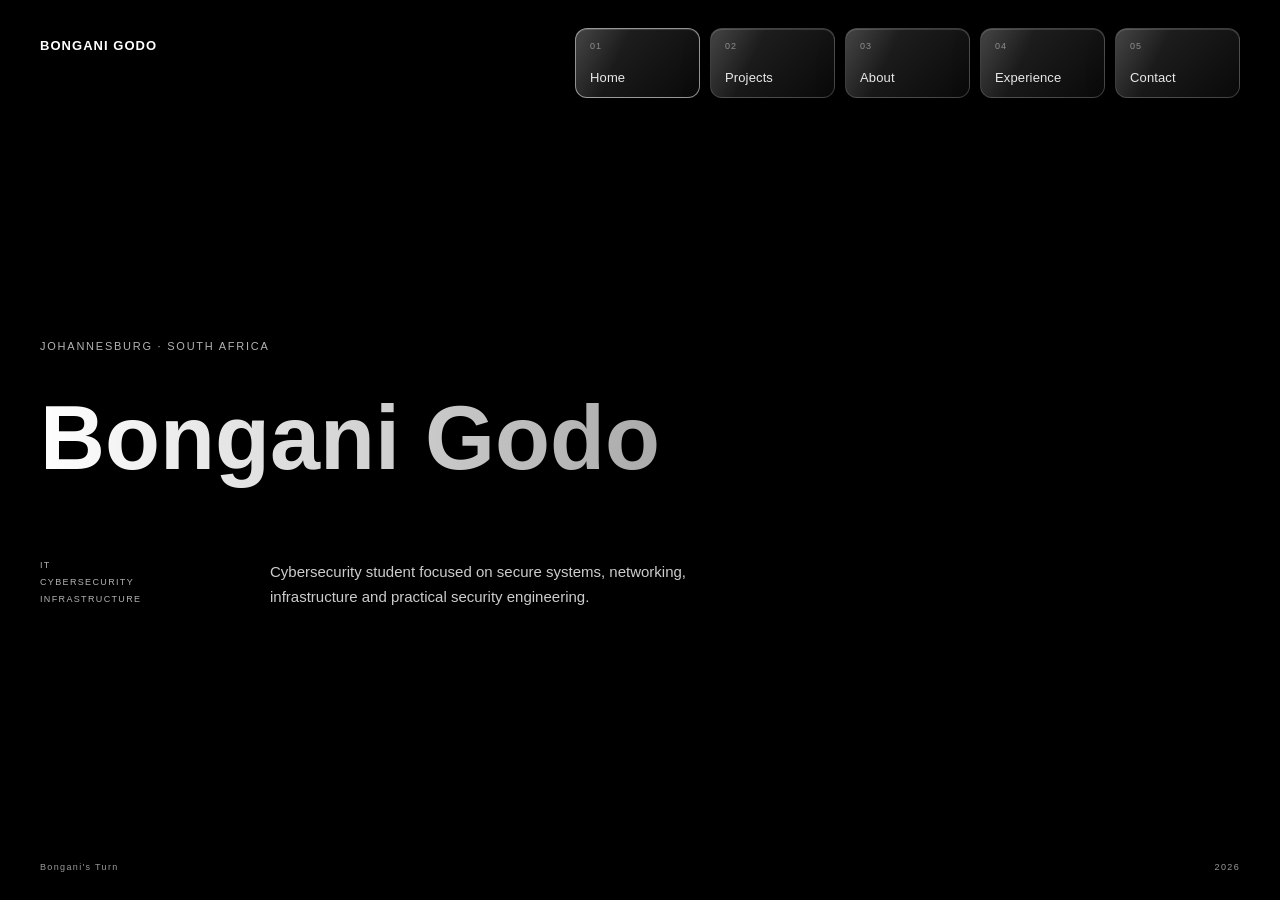
<file: index.html>
<!DOCTYPE html>
<html lang="en">

<head>
    <meta charset="UTF-8">
    <meta name="viewport" content="width=device-width, initial-scale=1.0">
    <meta name="description" content="Bongani Godo — IT and Cybersecurity Portfolio">
    <title>Bongani Godo | Cybersecurity</title>
    <link rel="stylesheet" href="styles.css">
</head>

<body>

    <div id="page-transition-overlay">
        <div class="pt-curtain"></div>
        <div class="pt-logo">
            
            <span class="pt-logo-text">Bongani Godo</span>
        </div>
    </div>

    <!-- MATRIX RAIN BACKGROUND -->
    <div class="matrix-container">
      <div class="matrix-pattern">
        <div class="matrix-column"></div>
        <div class="matrix-column"></div>
        <div class="matrix-column"></div>
        <div class="matrix-column"></div>
        <div class="matrix-column"></div>
        <div class="matrix-column"></div>
        <div class="matrix-column"></div>
        <div class="matrix-column"></div>
        <div class="matrix-column"></div>
        <div class="matrix-column"></div>
        <div class="matrix-column"></div>
        <div class="matrix-column"></div>
        <div class="matrix-column"></div>
        <div class="matrix-column"></div>
        <div class="matrix-column"></div>
        <div class="matrix-column"></div>
        <div class="matrix-column"></div>
        <div class="matrix-column"></div>
        <div class="matrix-column"></div>
        <div class="matrix-column"></div>
        <div class="matrix-column"></div>
        <div class="matrix-column"></div>
        <div class="matrix-column"></div>
        <div class="matrix-column"></div>
        <div class="matrix-column"></div>
        <div class="matrix-column"></div>
        <div class="matrix-column"></div>
        <div class="matrix-column"></div>
        <div class="matrix-column"></div>
        <div class="matrix-column"></div>
        <div class="matrix-column"></div>
        <div class="matrix-column"></div>
        <div class="matrix-column"></div>
        <div class="matrix-column"></div>
        <div class="matrix-column"></div>
        <div class="matrix-column"></div>
        <div class="matrix-column"></div>
        <div class="matrix-column"></div>
        <div class="matrix-column"></div>
        <div class="matrix-column"></div>
      </div>
      <div class="matrix-pattern">
        <div class="matrix-column"></div>
        <div class="matrix-column"></div>
        <div class="matrix-column"></div>
        <div class="matrix-column"></div>
        <div class="matrix-column"></div>
        <div class="matrix-column"></div>
        <div class="matrix-column"></div>
        <div class="matrix-column"></div>
        <div class="matrix-column"></div>
        <div class="matrix-column"></div>
        <div class="matrix-column"></div>
        <div class="matrix-column"></div>
        <div class="matrix-column"></div>
        <div class="matrix-column"></div>
        <div class="matrix-column"></div>
        <div class="matrix-column"></div>
        <div class="matrix-column"></div>
        <div class="matrix-column"></div>
        <div class="matrix-column"></div>
        <div class="matrix-column"></div>
        <div class="matrix-column"></div>
        <div class="matrix-column"></div>
        <div class="matrix-column"></div>
        <div class="matrix-column"></div>
        <div class="matrix-column"></div>
        <div class="matrix-column"></div>
        <div class="matrix-column"></div>
        <div class="matrix-column"></div>
        <div class="matrix-column"></div>
        <div class="matrix-column"></div>
        <div class="matrix-column"></div>
        <div class="matrix-column"></div>
        <div class="matrix-column"></div>
        <div class="matrix-column"></div>
        <div class="matrix-column"></div>
        <div class="matrix-column"></div>
        <div class="matrix-column"></div>
        <div class="matrix-column"></div>
        <div class="matrix-column"></div>
        <div class="matrix-column"></div>
      </div>
    </div>

    <!-- ========================================
         NAVIGATION
    ======================================== -->
    <header class="site-header">
        <div class="nav-container">

            <a href="index.html" class="logo">
                BONGANI GODO
            </a>

            <button class="menu-toggle" type="button" aria-label="Open navigation" aria-expanded="false">
                MENU
            </button>

            <nav class="site-nav" aria-label="Main navigation">
                <ul>

                    <!-- HOME -->
                    <li class="nav-card">
                        <a href="index.html">
                            <span class="nav-number">01</span>
                            <span class="nav-text">Home</span>
                            
                        </a>
                    </li>

                    <!-- PROJECTS -->
                    <li class="nav-card">
                        <a href="projects.html">
                            <span class="nav-number">02</span>
                            <span class="nav-text">Projects</span>
                            
                        </a>
                    </li>

                    <!-- ABOUT -->
                    <li class="nav-card">
                        <a href="about.html">
                            <span class="nav-number">03</span>
                            <span class="nav-text">About</span>
                            
                        </a>
                    </li>

                    <!-- EXPERIENCE -->
                    <li class="nav-card">
                        <a href="experience.html">
                            <span class="nav-number">04</span>
                            <span class="nav-text">Experience</span>
                           
                        </a>
                    </li>

                    <!-- CONTACT -->
                    <li class="nav-card">
                        <a href="contact.html">
                            <span class="nav-number">05</span>
                            <span class="nav-text">Contact</span>
                            
                        </a>
                    </li>

                </ul>
            </nav>

        </div>
    </header>

    <!-- ========================================
         HERO
    ======================================== -->
    <main>
        <section class="hero">
            <div class="hero-container">

                <div class="hero-location">
                    JOHANNESBURG · SOUTH AFRICA
                </div>

                <!-- AURA LOGO & TITLE COMPONENT -->
                <div class="m2">
                    <div class="logo-aura">
                        
                        <span class="name-aura">Bongani Godo</span>
                    </div>
                </div>

                <div class="hero-bottom">

                    <div class="hero-role">
                        <span>IT</span>
                        <span>CYBERSECURITY</span>
                        <span>INFRASTRUCTURE</span>
                    </div>

                    <p class="hero-description">
                        Cybersecurity student focused on
                        secure systems, networking,
                        infrastructure and practical
                        security engineering.
                    </p>

                </div>

            </div>
        </section>
    </main>

    <!-- ========================================
         FOOTER
    ======================================== -->
    <div class="hero-footer">
        <span>Bongani's Turn</span>
        <span>2026</span>
    </div>

    <script src="script.js"></script>

</body>
</html>
</file>
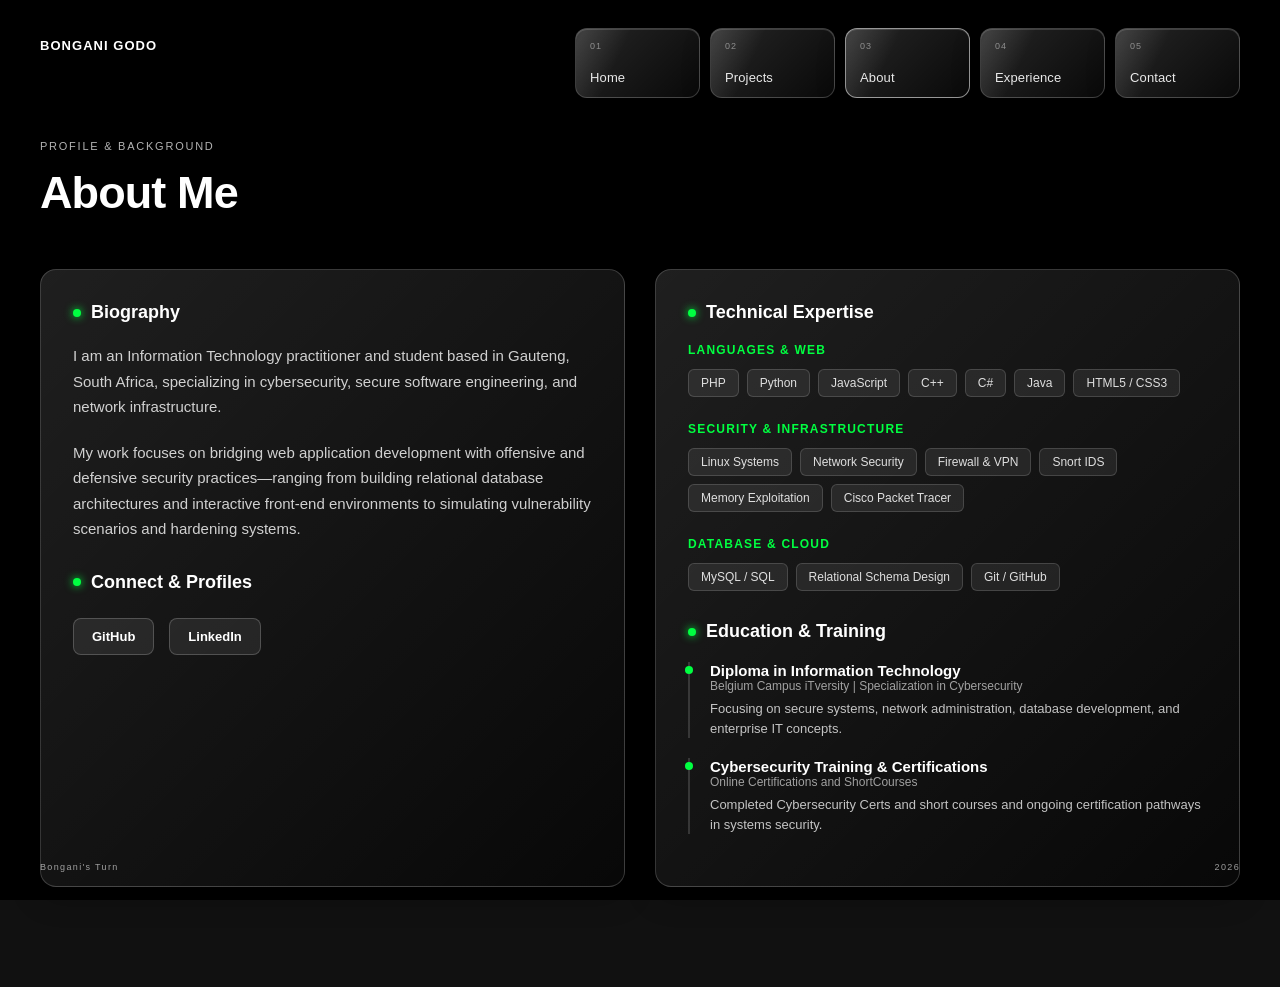
<file: about.html>
<!DOCTYPE html>
<html lang="en">

<head>
    <meta charset="UTF-8">
    <meta name="viewport" content="width=device-width, initial-scale=1.0">
    <meta name="description" content="Bongani Godo — About Me">
    <title>About | Bongani Godo</title>
    <link rel="stylesheet" href="styles.css">
    <style>
        /* ========================================
           ABOUT SECTION STYLES
        ======================================== */
        .about-section {
            position: relative;
            z-index: 2;
            min-height: 100vh;
            padding: 140px 40px 100px;
        }

        .about-header {
            margin-bottom: 50px;
        }

        .about-subtitle {
            font-size: 11px;
            letter-spacing: 0.16em;
            color: rgba(255, 255, 255, 0.70);
            margin-bottom: 15px;
            text-transform: uppercase;
        }

        .about-title {
            font-size: clamp(2.2rem, 5vmin, 4rem);
            font-weight: bold;
            letter-spacing: -0.02em;
            color: #ffffff;
            margin-bottom: 20px;
        }

        .about-layout {
            display: grid;
            grid-template-columns: 1fr 1fr;
            gap: 30px;
            width: 100%;
        }

        /* Glassmorphic Panel Base */
        .about-panel {
            background: linear-gradient(
                135deg,
                rgba(255, 255, 255, 0.12),
                rgba(255, 255, 255, 0.03)
            );
            border: 1px solid rgba(255, 255, 255, 0.18);
            border-radius: 16px;
            padding: 32px;
            backdrop-filter: blur(12px);
            -webkit-backdrop-filter: blur(12px);
            box-shadow: 0 10px 30px rgba(0, 0, 0, 0.25);
            transition: border-color 0.4s ease, box-shadow 0.4s ease,
                        filter 0.45s cubic-bezier(0.25, 0.8, 0.25, 1),
                        opacity 0.45s cubic-bezier(0.25, 0.8, 0.25, 1),
                        transform 0.45s cubic-bezier(0.25, 0.8, 0.25, 1);
            will-change: filter, opacity, transform;
        }

        .about-panel:hover {
            border-color: rgba(0, 255, 65, 0.5);
            box-shadow: 0 15px 35px rgba(0, 255, 65, 0.12);
        }

        /* SECTION-FOCUS HOVER EFFECT
           When one panel is hovered, every other panel
           on the page blurs, dims and recedes slightly —
           the hovered one stays sharp and lifts forward. */
        .about-layout.has-focus .about-panel {
            filter: blur(0px);
            opacity: 1;
            transform: scale(1) translateY(0);
        }

        .about-layout.has-focus .about-panel:not(.is-focused) {
            filter: blur(7px) saturate(0.7);
            opacity: 0.35;
            transform: scale(0.97);
            border-color: rgba(255, 255, 255, 0.10);
            box-shadow: none;
            pointer-events: none;
        }

        .about-layout.has-focus .about-panel.is-focused {
            transform: scale(1.015) translateY(-4px);
            border-color: #00ff41;
            box-shadow: 0 20px 45px rgba(0, 255, 65, 0.18), 0 0 0 1px rgba(0, 255, 65, 0.15);
            z-index: 3;
        }

        .panel-heading {
            font-size: 18px;
            font-weight: bold;
            color: #ffffff;
            margin-bottom: 20px;
            display: flex;
            align-items: center;
            gap: 10px;
        }

        .panel-heading::before {
            content: '';
            display: inline-block;
            width: 8px;
            height: 8px;
            background: #00ff41;
            border-radius: 50%;
            box-shadow: 0 0 8px #00ff41;
        }

        .bio-text {
            font-size: 15px;
            line-height: 1.7;
            color: rgba(255, 255, 255, 0.8);
            margin-bottom: 20px;
        }

        /* Skills Pill Container */
        .skills-group {
            margin-bottom: 25px;
        }

        .skills-group-title {
            font-size: 12px;
            font-weight: 600;
            letter-spacing: 0.1em;
            color: #00ff41;
            text-transform: uppercase;
            margin-bottom: 12px;
        }

        .skills-pills {
            display: flex;
            flex-wrap: wrap;
            gap: 8px;
        }

        .skill-pill {
            font-size: 12px;
            color: rgba(255, 255, 255, 0.85);
            background: rgba(255, 255, 255, 0.08);
            border: 1px solid rgba(255, 255, 255, 0.15);
            padding: 6px 12px;
            border-radius: 6px;
        }

        /* Timeline Items for Education / Certs */
        .timeline-item {
            position: relative;
            padding-left: 20px;
            border-left: 2px solid rgba(255, 255, 255, 0.15);
            margin-bottom: 20px;
        }

        .timeline-item::before {
            content: '';
            position: absolute;
            left: -5px;
            top: 4px;
            width: 8px;
            height: 8px;
            border-radius: 50%;
            background: #00ff41;
        }

        .timeline-title {
            font-size: 15px;
            font-weight: bold;
            color: #ffffff;
        }

        .timeline-meta {
            font-size: 12px;
            color: rgba(255, 255, 255, 0.6);
            margin-bottom: 6px;
        }

        .timeline-desc {
            font-size: 13px;
            color: rgba(255, 255, 255, 0.75);
            line-height: 1.5;
        }

        /* Social / Profile Links */
        .social-links {
            display: flex;
            gap: 15px;
            margin-top: 25px;
        }

        .social-btn {
            display: inline-flex;
            align-items: center;
            gap: 8px;
            font-size: 13px;
            font-weight: 600;
            color: #ffffff;
            background: rgba(255, 255, 255, 0.08);
            border: 1px solid rgba(255, 255, 255, 0.2);
            padding: 10px 18px;
            border-radius: 8px;
            transition: background 0.25s ease, border-color 0.25s ease, transform 0.25s ease;
            text-decoration: none;
        }

        .social-btn:hover {
            background: rgba(0, 255, 65, 0.15);
            border-color: #00ff41;
            transform: translateY(-2px);
        }

        @media (max-width: 900px) {
            .about-section {
                padding: 120px 20px 80px;
            }

            .about-layout {
                grid-template-columns: 1fr;
            }
        }
    </style>
</head>

<body>

    <div id="page-transition-overlay">
        <div class="pt-curtain"></div>
        <div class="pt-logo">
            
            <span class="pt-logo-text">Bongani Godo</span>
        </div>
    </div>

    <!-- MATRIX RAIN BACKGROUND -->
    <div class="matrix-container">
      <div class="matrix-pattern">
        <div class="matrix-column"></div>
        <div class="matrix-column"></div>
        <div class="matrix-column"></div>
        <div class="matrix-column"></div>
        <div class="matrix-column"></div>
        <div class="matrix-column"></div>
        <div class="matrix-column"></div>
        <div class="matrix-column"></div>
        <div class="matrix-column"></div>
        <div class="matrix-column"></div>
        <div class="matrix-column"></div>
        <div class="matrix-column"></div>
        <div class="matrix-column"></div>
        <div class="matrix-column"></div>
        <div class="matrix-column"></div>
        <div class="matrix-column"></div>
        <div class="matrix-column"></div>
        <div class="matrix-column"></div>
        <div class="matrix-column"></div>
        <div class="matrix-column"></div>
        <div class="matrix-column"></div>
        <div class="matrix-column"></div>
        <div class="matrix-column"></div>
        <div class="matrix-column"></div>
        <div class="matrix-column"></div>
        <div class="matrix-column"></div>
        <div class="matrix-column"></div>
        <div class="matrix-column"></div>
        <div class="matrix-column"></div>
        <div class="matrix-column"></div>
        <div class="matrix-column"></div>
        <div class="matrix-column"></div>
        <div class="matrix-column"></div>
        <div class="matrix-column"></div>
        <div class="matrix-column"></div>
        <div class="matrix-column"></div>
        <div class="matrix-column"></div>
        <div class="matrix-column"></div>
        <div class="matrix-column"></div>
        <div class="matrix-column"></div>
      </div>
      <div class="matrix-pattern">
        <div class="matrix-column"></div>
        <div class="matrix-column"></div>
        <div class="matrix-column"></div>
        <div class="matrix-column"></div>
        <div class="matrix-column"></div>
        <div class="matrix-column"></div>
        <div class="matrix-column"></div>
        <div class="matrix-column"></div>
        <div class="matrix-column"></div>
        <div class="matrix-column"></div>
        <div class="matrix-column"></div>
        <div class="matrix-column"></div>
        <div class="matrix-column"></div>
        <div class="matrix-column"></div>
        <div class="matrix-column"></div>
        <div class="matrix-column"></div>
        <div class="matrix-column"></div>
        <div class="matrix-column"></div>
        <div class="matrix-column"></div>
        <div class="matrix-column"></div>
        <div class="matrix-column"></div>
        <div class="matrix-column"></div>
        <div class="matrix-column"></div>
        <div class="matrix-column"></div>
        <div class="matrix-column"></div>
        <div class="matrix-column"></div>
        <div class="matrix-column"></div>
        <div class="matrix-column"></div>
        <div class="matrix-column"></div>
        <div class="matrix-column"></div>
        <div class="matrix-column"></div>
        <div class="matrix-column"></div>
        <div class="matrix-column"></div>
        <div class="matrix-column"></div>
        <div class="matrix-column"></div>
        <div class="matrix-column"></div>
        <div class="matrix-column"></div>
        <div class="matrix-column"></div>
        <div class="matrix-column"></div>
        <div class="matrix-column"></div>
      </div>
    </div>

    <!-- NAVIGATION -->
    <header class="site-header">
        <div class="nav-container">

            <a href="index.html" class="logo">
                BONGANI GODO
            </a>

            <button class="menu-toggle" type="button" aria-label="Open navigation" aria-expanded="false">
                MENU
            </button>

            <nav class="site-nav" aria-label="Main navigation">
                <ul>
                    <li class="nav-card">
                        <a href="index.html">
                            <span class="nav-number">01</span>
                            <span class="nav-text">Home</span>
                            
                        </a>
                    </li>
                    <li class="nav-card">
                        <a href="projects.html">
                            <span class="nav-number">02</span>
                            <span class="nav-text">Projects</span>
                            
                        </a>
                    </li>
                    <li class="nav-card">
                        <a href="about.html">
                            <span class="nav-number">03</span>
                            <span class="nav-text">About</span>
                            
                        </a>
                    </li>
                    <li class="nav-card">
                        <a href="experience.html">
                            <span class="nav-number">04</span>
                            <span class="nav-text">Experience</span>
                           
                        </a>
                    </li>
                    <li class="nav-card">
                        <a href="contact.html">
                            <span class="nav-number">05</span>
                            <span class="nav-text">Contact</span>
                            
                        </a>
                    </li>
                </ul>
            </nav>

        </div>
    </header>

    <!-- ABOUT CONTENT -->
    <main>
        <section class="about-section">
            <div class="about-header">
                <div class="about-subtitle">
                    PROFILE & BACKGROUND
                </div>
                <h1 class="about-title">About Me</h1>
            </div>

            <div class="about-layout">

                <!-- LEFT COLUMN: BIOGRAPHY & SOCIAL LINKS -->
                <div class="about-panel">
                    <h2 class="panel-heading">Biography</h2>
                    <p class="bio-text">
                        I am an Information Technology practitioner and student based in Gauteng, South Africa, specializing in cybersecurity, secure software engineering, and network infrastructure.
                    </p>
                    <p class="bio-text">
                        My work focuses on bridging web application development with offensive and defensive security practices—ranging from building relational database architectures and interactive front-end environments to simulating vulnerability scenarios and hardening systems.
                    </p>

                    <h2 class="panel-heading" style="margin-top: 30px;">Connect & Profiles</h2>
                    <div class="social-links">
                        <a href="https://github.com/luvlame" target="_blank" rel="noopener noreferrer" class="social-btn">
                            GitHub 
                        </a>
                        <a href="https://www.linkedin.com/in/bonganigodo/" target="_blank" rel="noopener noreferrer" class="social-btn">
                            LinkedIn 
                        </a>
                    </div>
                </div>

                <!-- RIGHT COLUMN: SKILLS & ACADEMICS -->
                <div class="about-panel">
                    <h2 class="panel-heading">Technical Expertise</h2>

                    <div class="skills-group">
                        <div class="skills-group-title">Languages & Web</div>
                        <div class="skills-pills">
                            <span class="skill-pill">PHP</span>
                            <span class="skill-pill">Python</span>
                            <span class="skill-pill">JavaScript</span>
                            <span class="skill-pill">C++</span>
                            <span class="skill-pill">C#</span>
                            <span class="skill-pill">Java</span>
                            <span class="skill-pill">HTML5 / CSS3</span>
                        </div>
                    </div>

                    <div class="skills-group">
                        <div class="skills-group-title">Security & Infrastructure</div>
                        <div class="skills-pills">
                            <span class="skill-pill">Linux Systems</span>
                            <span class="skill-pill">Network Security</span>
                            <span class="skill-pill">Firewall & VPN</span>
                            <span class="skill-pill">Snort IDS</span>
                            <span class="skill-pill">Memory Exploitation</span>
                            <span class="skill-pill">Cisco Packet Tracer</span>
                        </div>
                    </div>

                    <div class="skills-group">
                        <div class="skills-group-title">Database & Cloud</div>
                        <div class="skills-pills">
                            <span class="skill-pill">MySQL / SQL</span>
                            <span class="skill-pill">Relational Schema Design</span>
                            <span class="skill-pill">Git / GitHub</span>
                        </div>
                    </div>

                    <h2 class="panel-heading" style="margin-top: 30px;">Education & Training</h2>

                    <div class="timeline-item">
                        <div class="timeline-title">Diploma in Information Technology</div>
                        <div class="timeline-meta">Belgium Campus iTversity | Specialization in Cybersecurity</div>
                        <div class="timeline-desc">Focusing on secure systems, network administration, database development, and enterprise IT concepts.</div>
                    </div>

                    <div class="timeline-item">
                        <div class="timeline-title">Cybersecurity Training & Certifications</div>
                        <div class="timeline-meta">Online Certifications and ShortCourses </div>
                        <div class="timeline-desc">Completed Cybersecurity  Certs and short courses and ongoing certification pathways in systems security.</div>
                    </div>

                </div>

            </div>
        </section>
    </main>

    <!-- FOOTER -->
    <div class="hero-footer">
        <span>Bongani's Turn</span>
        <span>2026</span>
    </div>

    <script src="script.js"></script>

    <script>
        /* ========================================
           ABOUT PAGE — SECTION-FOCUS BLUR EFFECT
           Hovering a panel blurs/dims every sibling
           panel; moving off restores everything.
        ======================================== */
        document.addEventListener("DOMContentLoaded", () => {
            const layout = document.querySelector(".about-layout");
            const panels = document.querySelectorAll(".about-panel");

            if (!layout || !panels.length) return;

            panels.forEach(panel => {
                panel.addEventListener("mouseenter", () => {
                    layout.classList.add("has-focus");
                    panel.classList.add("is-focused");
                });

                panel.addEventListener("mouseleave", () => {
                    layout.classList.remove("has-focus");
                    panel.classList.remove("is-focused");
                });
            });
        });
    </script>

</body>
</html>
</file>
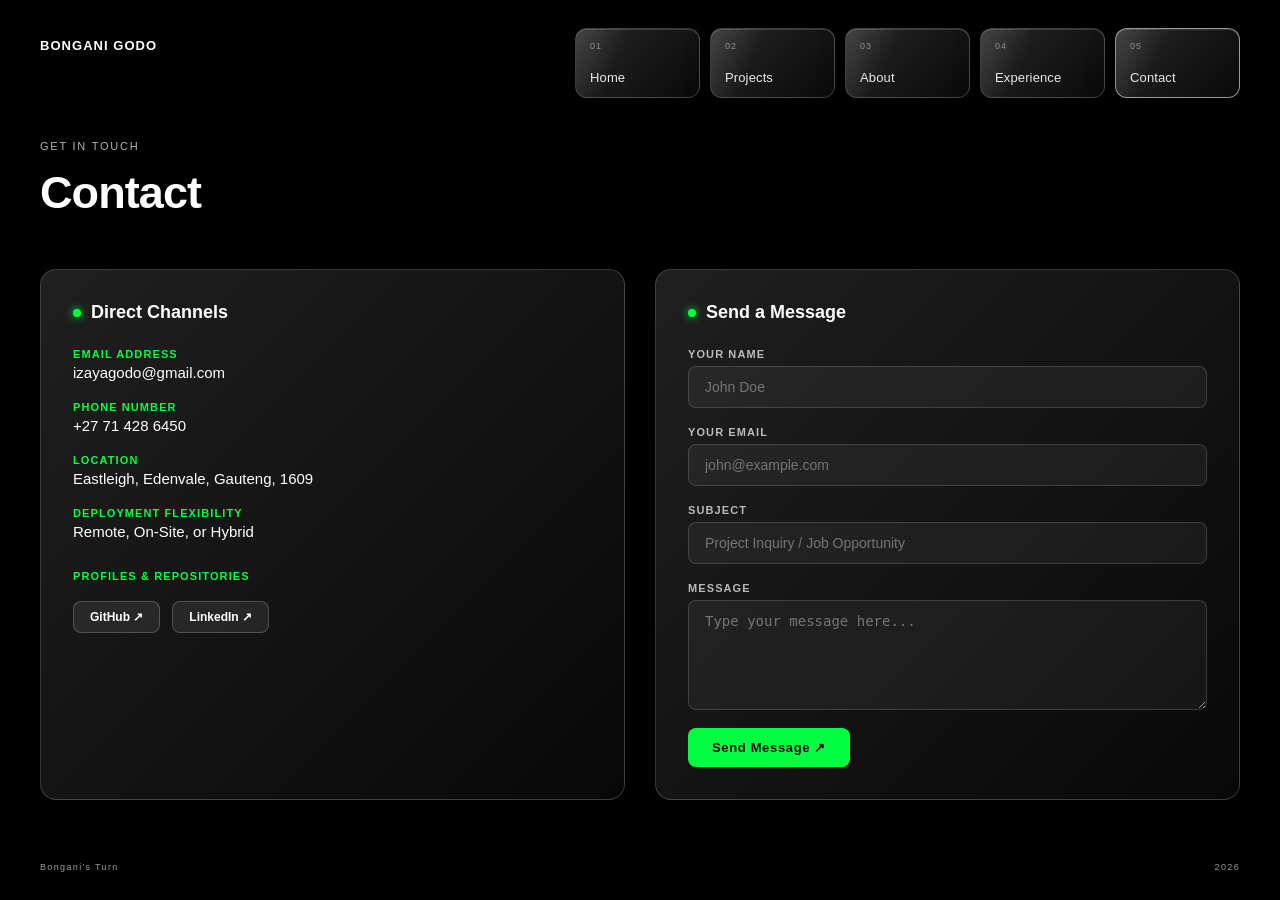
<file: contact.html>
<!DOCTYPE html>
<html lang="en">

<head>
    <meta charset="UTF-8">
    <meta name="viewport" content="width=device-width, initial-scale=1.0">
    <meta name="description" content="Bongani Godo — Contact Information">
    <title>Contact | Bongani Godo</title>
    <link rel="stylesheet" href="styles.css">
    <style>
        /* ========================================
           CONTACT SECTION STYLES
        ======================================== */
        .contact-section {
            position: relative;
            z-index: 2;
            min-height: 100vh;
            padding: 140px 40px 100px;
        }

        .contact-header {
            margin-bottom: 50px;
        }

        .contact-subtitle {
            font-size: 11px;
            letter-spacing: 0.16em;
            color: rgba(255, 255, 255, 0.70);
            margin-bottom: 15px;
            text-transform: uppercase;
        }

        .contact-title {
            font-size: clamp(2.2rem, 5vmin, 4rem);
            font-weight: bold;
            letter-spacing: -0.02em;
            color: #ffffff;
            margin-bottom: 20px;
        }

        .contact-layout {
            display: grid;
            grid-template-columns: 1fr 1fr;
            gap: 30px;
            width: 100%;
        }

        /* Glassmorphic Panel Base */
        .contact-panel {
            background: linear-gradient(
                135deg,
                rgba(255, 255, 255, 0.12),
                rgba(255, 255, 255, 0.03)
            );
            border: 1px solid rgba(255, 255, 255, 0.18);
            border-radius: 16px;
            padding: 32px;
            backdrop-filter: blur(12px);
            -webkit-backdrop-filter: blur(12px);
            box-shadow: 0 10px 30px rgba(0, 0, 0, 0.25);
            transition: border-color 0.3s ease, box-shadow 0.3s ease;
        }

        .contact-panel:hover {
            border-color: rgba(0, 255, 65, 0.5);
            box-shadow: 0 15px 35px rgba(0, 255, 65, 0.12);
        }

        .panel-heading {
            font-size: 18px;
            font-weight: bold;
            color: #ffffff;
            margin-bottom: 25px;
            display: flex;
            align-items: center;
            gap: 10px;
        }

        .panel-heading::before {
            content: '';
            display: inline-block;
            width: 8px;
            height: 8px;
            background: #00ff41;
            border-radius: 50%;
            box-shadow: 0 0 8px #00ff41;
        }

        /* Contact Details List */
        .info-list {
            display: flex;
            flex-direction: column;
            gap: 20px;
        }

        .info-item {
            display: flex;
            flex-direction: column;
            gap: 4px;
        }

        .info-label {
            font-size: 11px;
            font-weight: 600;
            letter-spacing: 0.1em;
            color: #00ff41;
            text-transform: uppercase;
        }

        .info-value {
            font-size: 15px;
            color: #ffffff;
            text-decoration: none;
            transition: color 0.25s ease;
        }

        a.info-value:hover {
            color: #00ff41;
        }

        /* Interactive Contact Form */
        .contact-form {
            display: flex;
            flex-direction: column;
            gap: 18px;
        }

        .form-group {
            display: flex;
            flex-direction: column;
            gap: 6px;
        }

        .form-group label {
            font-size: 11px;
            font-weight: 600;
            letter-spacing: 0.1em;
            color: rgba(255, 255, 255, 0.7);
            text-transform: uppercase;
        }

        .form-group input,
        .form-group textarea {
            width: 100%;
            background: rgba(255, 255, 255, 0.05);
            border: 1px solid rgba(255, 255, 255, 0.15);
            border-radius: 8px;
            padding: 12px 16px;
            font-size: 14px;
            color: #ffffff;
            outline: none;
            transition: border-color 0.25s ease, background 0.25s ease;
        }

        .form-group input:focus,
        .form-group textarea:focus {
            background: rgba(255, 255, 255, 0.08);
            border-color: #00ff41;
        }

        .form-group textarea {
            resize: vertical;
            min-height: 110px;
        }

        .submit-btn {
            align-self: flex-start;
            display: inline-flex;
            align-items: center;
            gap: 8px;
            font-size: 13px;
            font-weight: 600;
            letter-spacing: 0.05em;
            color: #000000;
            background: #00ff41;
            border: none;
            padding: 12px 24px;
            border-radius: 8px;
            cursor: pointer;
            transition: transform 0.25s ease, box-shadow 0.25s ease;
        }

        .submit-btn:hover {
            transform: translateY(-2px);
            box-shadow: 0 0 15px rgba(0, 255, 65, 0.5);
        }

        /* Profile Links */
        .social-buttons {
            display: flex;
            gap: 12px;
            margin-top: 15px;
        }

        .social-btn {
            display: inline-flex;
            align-items: center;
            gap: 6px;
            font-size: 12px;
            font-weight: 600;
            color: #ffffff;
            background: rgba(255, 255, 255, 0.08);
            border: 1px solid rgba(255, 255, 255, 0.2);
            padding: 8px 16px;
            border-radius: 8px;
            text-decoration: none;
            transition: background 0.25s ease, border-color 0.25s ease;
        }

        .social-btn:hover {
            background: rgba(0, 255, 65, 0.15);
            border-color: #00ff41;
        }

        @media (max-width: 900px) {
            .contact-section {
                padding: 120px 20px 80px;
            }

            .contact-layout {
                grid-template-columns: 1fr;
            }
        }
    </style>
</head>

<body>

    <div id="page-transition-overlay">
        <div class="pt-curtain"></div>
        <div class="pt-logo">
            <svg viewBox="0 0 170 170" aria-hidden="true">
                
            <span class="pt-logo-text">Bongani Godo</span>
        </div>
    </div>

    <!-- MATRIX RAIN BACKGROUND -->
    <div class="matrix-container">
      <div class="matrix-pattern">
        <div class="matrix-column"></div>
        <div class="matrix-column"></div>
        <div class="matrix-column"></div>
        <div class="matrix-column"></div>
        <div class="matrix-column"></div>
        <div class="matrix-column"></div>
        <div class="matrix-column"></div>
        <div class="matrix-column"></div>
        <div class="matrix-column"></div>
        <div class="matrix-column"></div>
        <div class="matrix-column"></div>
        <div class="matrix-column"></div>
        <div class="matrix-column"></div>
        <div class="matrix-column"></div>
        <div class="matrix-column"></div>
        <div class="matrix-column"></div>
        <div class="matrix-column"></div>
        <div class="matrix-column"></div>
        <div class="matrix-column"></div>
        <div class="matrix-column"></div>
        <div class="matrix-column"></div>
        <div class="matrix-column"></div>
        <div class="matrix-column"></div>
        <div class="matrix-column"></div>
        <div class="matrix-column"></div>
        <div class="matrix-column"></div>
        <div class="matrix-column"></div>
        <div class="matrix-column"></div>
        <div class="matrix-column"></div>
        <div class="matrix-column"></div>
        <div class="matrix-column"></div>
        <div class="matrix-column"></div>
        <div class="matrix-column"></div>
        <div class="matrix-column"></div>
        <div class="matrix-column"></div>
        <div class="matrix-column"></div>
        <div class="matrix-column"></div>
        <div class="matrix-column"></div>
        <div class="matrix-column"></div>
        <div class="matrix-column"></div>
      </div>
      <div class="matrix-pattern">
        <div class="matrix-column"></div>
        <div class="matrix-column"></div>
        <div class="matrix-column"></div>
        <div class="matrix-column"></div>
        <div class="matrix-column"></div>
        <div class="matrix-column"></div>
        <div class="matrix-column"></div>
        <div class="matrix-column"></div>
        <div class="matrix-column"></div>
        <div class="matrix-column"></div>
        <div class="matrix-column"></div>
        <div class="matrix-column"></div>
        <div class="matrix-column"></div>
        <div class="matrix-column"></div>
        <div class="matrix-column"></div>
        <div class="matrix-column"></div>
        <div class="matrix-column"></div>
        <div class="matrix-column"></div>
        <div class="matrix-column"></div>
        <div class="matrix-column"></div>
        <div class="matrix-column"></div>
        <div class="matrix-column"></div>
        <div class="matrix-column"></div>
        <div class="matrix-column"></div>
        <div class="matrix-column"></div>
        <div class="matrix-column"></div>
        <div class="matrix-column"></div>
        <div class="matrix-column"></div>
        <div class="matrix-column"></div>
        <div class="matrix-column"></div>
        <div class="matrix-column"></div>
        <div class="matrix-column"></div>
        <div class="matrix-column"></div>
        <div class="matrix-column"></div>
        <div class="matrix-column"></div>
        <div class="matrix-column"></div>
        <div class="matrix-column"></div>
        <div class="matrix-column"></div>
        <div class="matrix-column"></div>
        <div class="matrix-column"></div>
      </div>
    </div>

    <!-- NAVIGATION -->
    <header class="site-header">
        <div class="nav-container">

            <a href="index.html" class="logo">
                BONGANI GODO
            </a>

            <button class="menu-toggle" type="button" aria-label="Open navigation" aria-expanded="false">
                MENU
            </button>

            <nav class="site-nav" aria-label="Main navigation">
                <ul>
                    <li class="nav-card">
                        <a href="index.html">
                            <span class="nav-number">01</span>
                            <span class="nav-text">Home</span>
                            
                        </a>
                    </li>
                    <li class="nav-card">
                        <a href="projects.html">
                            <span class="nav-number">02</span>
                            <span class="nav-text">Projects</span>
                           
                        </a>
                    </li>
                    <li class="nav-card">
                        <a href="about.html">
                            <span class="nav-number">03</span>
                            <span class="nav-text">About</span>
                            
                        </a>
                    </li>
                    <li class="nav-card">
                        <a href="experience.html">
                            <span class="nav-number">04</span>
                            <span class="nav-text">Experience</span>
                          
                        </a>
                    </li>
                    <li class="nav-card">
                        <a href="contact.html">
                            <span class="nav-number">05</span>
                            <span class="nav-text">Contact</span>
                            
                        </a>
                    </li>
                </ul>
            </nav>

        </div>
    </header>

    <!-- CONTACT CONTENT -->
    <main>
        <section class="contact-section">
            <div class="contact-header">
                <div class="contact-subtitle">
                    GET IN TOUCH
                </div>
                <h1 class="contact-title">Contact</h1>
            </div>

            <div class="contact-layout">

                <!-- LEFT COLUMN: CONTACT DETAILS & PROFILES -->
                <div class="contact-panel">
                    <h2 class="panel-heading">Direct Channels</h2>

                    <div class="info-list">
                        <div class="info-item">
                            <span class="info-label">Email Address</span>
                            <a href="mailto:izayagodo@gmail.com" class="info-value">izayagodo@gmail.com</a>
                        </div>

                        <div class="info-item">
                            <span class="info-label">Phone Number</span>
                            <a href="tel:+27714286450" class="info-value">+27 71 428 6450</a>
                        </div>

                        <div class="info-item">
                            <span class="info-label">Location</span>
                            <span class="info-value">Eastleigh, Edenvale, Gauteng, 1609</span>
                        </div>

                        <div class="info-item">
                            <span class="info-label">Deployment Flexibility</span>
                            <span class="info-value">Remote, On-Site, or Hybrid</span>
                        </div>

                        <div class="info-item" style="margin-top: 10px;">
                            <span class="info-label">Profiles & Repositories</span>
                            <div class="social-buttons">
                                <a href="https://github.com/luvlame" target="_blank" rel="noopener noreferrer" class="social-btn">
                                    GitHub ↗
                                </a>
                                <a href="https://www.linkedin.com/in/bonganigodo/" target="_blank" rel="noopener noreferrer" class="social-btn">
                                    LinkedIn ↗
                                </a>
                            </div>
                        </div>
                    </div>
                </div>

                <!-- RIGHT COLUMN: MESSAGE FORM -->
                <div class="contact-panel">
                    <h2 class="panel-heading">Send a Message</h2>

                    <form class="contact-form" action="#" method="POST">
                        <div class="form-group">
                            <label for="name">Your Name</label>
                            <input type="text" id="name" name="name" placeholder="John Doe" required>
                        </div>

                        <div class="form-group">
                            <label for="email">Your Email</label>
                            <input type="email" id="email" name="email" placeholder="john@example.com" required>
                        </div>

                        <div class="form-group">
                            <label for="subject">Subject</label>
                            <input type="text" id="subject" name="subject" placeholder="Project Inquiry / Job Opportunity" required>
                        </div>

                        <div class="form-group">
                            <label for="message">Message</label>
                            <textarea id="message" name="message" placeholder="Type your message here..." required></textarea>
                        </div>

                        <button type="submit" class="submit-btn">
                            Send Message ↗
                        </button>
                    </form>
                </div>

            </div>
        </section>
    </main>

    <!-- FOOTER -->
    <div class="hero-footer">
        <span>Bongani's Turn</span>
        <span>2026</span>
    </div>

    <script src="script.js"></script>

</body>
</html>
</file>
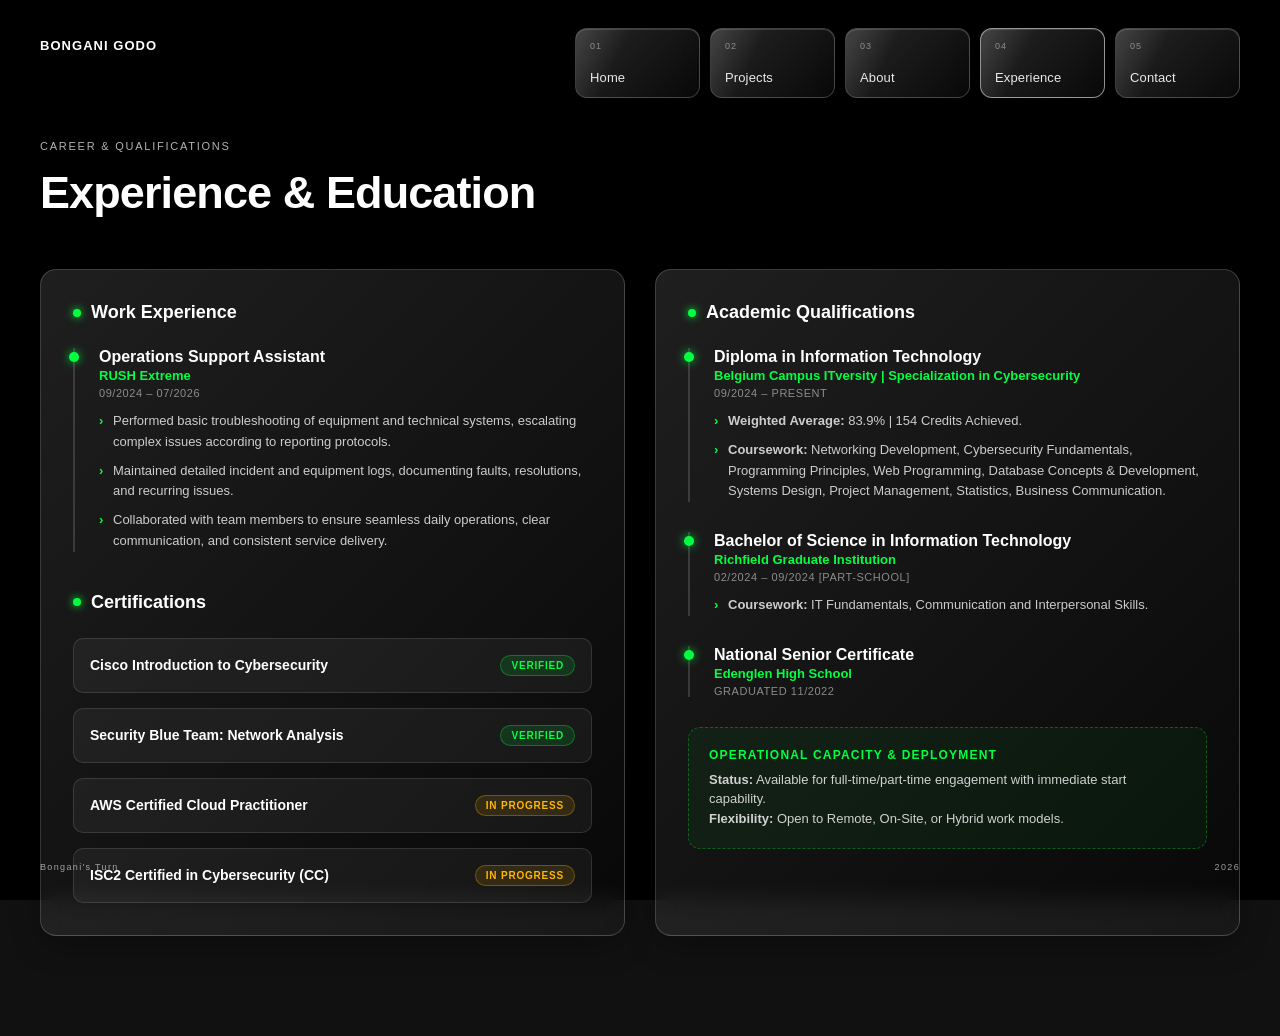
<file: experience.html>
<!DOCTYPE html>
<html lang="en">

<head>
    <meta charset="UTF-8">
    <meta name="viewport" content="width=device-width, initial-scale=1.0">
    <meta name="description" content="Bongani Godo — Experience & Qualifications">
    <title>Experience | Bongani Godo</title>
    <link rel="stylesheet" href="styles.css">
    <style>
        /* ========================================
           EXPERIENCE SECTION STYLES
        ======================================== */
        .exp-section {
            position: relative;
            z-index: 2;
            min-height: 100vh;
            padding: 140px 40px 100px;
        }

        .exp-header {
            margin-bottom: 50px;
        }

        .exp-subtitle {
            font-size: 11px;
            letter-spacing: 0.16em;
            color: rgba(255, 255, 255, 0.70);
            margin-bottom: 15px;
            text-transform: uppercase;
        }

        .exp-title {
            font-size: clamp(2.2rem, 5vmin, 4rem);
            font-weight: bold;
            letter-spacing: -0.02em;
            color: #ffffff;
            margin-bottom: 20px;
        }

        .exp-layout {
            display: grid;
            grid-template-columns: 1fr 1fr;
            gap: 30px;
            width: 100%;
        }

        /* Glassmorphic Panel Base */
        .exp-panel {
            background: linear-gradient(
                135deg,
                rgba(255, 255, 255, 0.12),
                rgba(255, 255, 255, 0.03)
            );
            border: 1px solid rgba(255, 255, 255, 0.18);
            border-radius: 16px;
            padding: 32px;
            backdrop-filter: blur(12px);
            -webkit-backdrop-filter: blur(12px);
            box-shadow: 0 10px 30px rgba(0, 0, 0, 0.25);
            transition: border-color 0.3s ease, box-shadow 0.3s ease;
        }

        .exp-panel:hover {
            border-color: rgba(0, 255, 65, 0.5);
            box-shadow: 0 15px 35px rgba(0, 255, 65, 0.12);
        }

        .panel-heading {
            font-size: 18px;
            font-weight: bold;
            color: #ffffff;
            margin-bottom: 25px;
            display: flex;
            align-items: center;
            gap: 10px;
        }

        .panel-heading::before {
            content: '';
            display: inline-block;
            width: 8px;
            height: 8px;
            background: #00ff41;
            border-radius: 50%;
            box-shadow: 0 0 8px #00ff41;
        }

        /* Timeline Items */
        .timeline-card {
            position: relative;
            padding-left: 24px;
            border-left: 2px solid rgba(255, 255, 255, 0.15);
            margin-bottom: 30px;
        }

        .timeline-card:last-child {
            margin-bottom: 0;
        }

        .timeline-card::before {
            content: '';
            position: absolute;
            left: -6px;
            top: 4px;
            width: 10px;
            height: 10px;
            border-radius: 50%;
            background: #00ff41;
            box-shadow: 0 0 10px rgba(0, 255, 65, 0.8);
        }

        .role-title {
            font-size: 16px;
            font-weight: bold;
            color: #ffffff;
        }

        .company-name {
            font-size: 13px;
            color: #00ff41;
            font-weight: 600;
            margin-top: 2px;
        }

        .timeline-date {
            font-size: 11px;
            letter-spacing: 0.05em;
            color: rgba(255, 255, 255, 0.5);
            margin: 4px 0 12px;
            text-transform: uppercase;
        }

        .role-bullets {
            list-style: none;
            padding: 0;
            margin: 0;
        }

        .role-bullets li {
            position: relative;
            font-size: 13px;
            line-height: 1.6;
            color: rgba(255, 255, 255, 0.78);
            margin-bottom: 8px;
            padding-left: 14px;
        }

        .role-bullets li::before {
            content: '›';
            position: absolute;
            left: 0;
            color: #00ff41;
            font-weight: bold;
        }

        /* Certifications Grid */
        .certs-grid {
            display: grid;
            grid-template-columns: 1fr;
            gap: 15px;
        }

        .cert-card {
            background: rgba(255, 255, 255, 0.05);
            border: 1px solid rgba(255, 255, 255, 0.12);
            border-radius: 10px;
            padding: 16px;
            display: flex;
            justify-content: space-between;
            align-items: center;
        }

        .cert-name {
            font-size: 14px;
            font-weight: 600;
            color: #ffffff;
        }

        .cert-badge {
            font-size: 10px;
            font-weight: 600;
            letter-spacing: 0.08em;
            padding: 4px 10px;
            border-radius: 12px;
            text-transform: uppercase;
        }

        .badge-completed {
            color: #00ff41;
            background: rgba(0, 255, 65, 0.12);
            border: 1px solid rgba(0, 255, 65, 0.3);
        }

        .badge-progress {
            color: #ffb703;
            background: rgba(255, 183, 3, 0.12);
            border: 1px solid rgba(255, 183, 3, 0.3);
        }

        /* Availability Pill */
        .availability-box {
            margin-top: 30px;
            background: rgba(0, 255, 65, 0.05);
            border: 1px dashed rgba(0, 255, 65, 0.3);
            border-radius: 12px;
            padding: 20px;
        }

        .avail-title {
            font-size: 12px;
            font-weight: 700;
            letter-spacing: 0.1em;
            color: #00ff41;
            text-transform: uppercase;
            margin-bottom: 8px;
        }

        .avail-text {
            font-size: 13px;
            line-height: 1.5;
            color: rgba(255, 255, 255, 0.8);
        }

        @media (max-width: 900px) {
            .exp-section {
                padding: 120px 20px 80px;
            }

            .exp-layout {
                grid-template-columns: 1fr;
            }
        }
    </style>
</head>

<body>

    <div id="page-transition-overlay">
        <div class="pt-curtain"></div>
        <div class="pt-logo">
            
            <span class="pt-logo-text">Bongani Godo</span>
        </div>
    </div>

    <!-- MATRIX RAIN BACKGROUND -->
    <div class="matrix-container">
      <div class="matrix-pattern">
        <div class="matrix-column"></div>
        <div class="matrix-column"></div>
        <div class="matrix-column"></div>
        <div class="matrix-column"></div>
        <div class="matrix-column"></div>
        <div class="matrix-column"></div>
        <div class="matrix-column"></div>
        <div class="matrix-column"></div>
        <div class="matrix-column"></div>
        <div class="matrix-column"></div>
        <div class="matrix-column"></div>
        <div class="matrix-column"></div>
        <div class="matrix-column"></div>
        <div class="matrix-column"></div>
        <div class="matrix-column"></div>
        <div class="matrix-column"></div>
        <div class="matrix-column"></div>
        <div class="matrix-column"></div>
        <div class="matrix-column"></div>
        <div class="matrix-column"></div>
        <div class="matrix-column"></div>
        <div class="matrix-column"></div>
        <div class="matrix-column"></div>
        <div class="matrix-column"></div>
        <div class="matrix-column"></div>
        <div class="matrix-column"></div>
        <div class="matrix-column"></div>
        <div class="matrix-column"></div>
        <div class="matrix-column"></div>
        <div class="matrix-column"></div>
        <div class="matrix-column"></div>
        <div class="matrix-column"></div>
        <div class="matrix-column"></div>
        <div class="matrix-column"></div>
        <div class="matrix-column"></div>
        <div class="matrix-column"></div>
        <div class="matrix-column"></div>
        <div class="matrix-column"></div>
        <div class="matrix-column"></div>
        <div class="matrix-column"></div>
      </div>
      <div class="matrix-pattern">
        <div class="matrix-column"></div>
        <div class="matrix-column"></div>
        <div class="matrix-column"></div>
        <div class="matrix-column"></div>
        <div class="matrix-column"></div>
        <div class="matrix-column"></div>
        <div class="matrix-column"></div>
        <div class="matrix-column"></div>
        <div class="matrix-column"></div>
        <div class="matrix-column"></div>
        <div class="matrix-column"></div>
        <div class="matrix-column"></div>
        <div class="matrix-column"></div>
        <div class="matrix-column"></div>
        <div class="matrix-column"></div>
        <div class="matrix-column"></div>
        <div class="matrix-column"></div>
        <div class="matrix-column"></div>
        <div class="matrix-column"></div>
        <div class="matrix-column"></div>
        <div class="matrix-column"></div>
        <div class="matrix-column"></div>
        <div class="matrix-column"></div>
        <div class="matrix-column"></div>
        <div class="matrix-column"></div>
        <div class="matrix-column"></div>
        <div class="matrix-column"></div>
        <div class="matrix-column"></div>
        <div class="matrix-column"></div>
        <div class="matrix-column"></div>
        <div class="matrix-column"></div>
        <div class="matrix-column"></div>
        <div class="matrix-column"></div>
        <div class="matrix-column"></div>
        <div class="matrix-column"></div>
        <div class="matrix-column"></div>
        <div class="matrix-column"></div>
        <div class="matrix-column"></div>
        <div class="matrix-column"></div>
        <div class="matrix-column"></div>
      </div>
    </div>

    <!-- NAVIGATION -->
    <header class="site-header">
        <div class="nav-container">

            <a href="index.html" class="logo">
                BONGANI GODO
            </a>

            <button class="menu-toggle" type="button" aria-label="Open navigation" aria-expanded="false">
                MENU
            </button>

            <nav class="site-nav" aria-label="Main navigation">
                <ul>
                    <li class="nav-card">
                        <a href="index.html">
                            <span class="nav-number">01</span>
                            <span class="nav-text">Home</span>
                         
                        </a>
                    </li>
                    <li class="nav-card">
                        <a href="projects.html">
                            <span class="nav-number">02</span>
                            <span class="nav-text">Projects</span>
                            
                        </a>
                    </li>
                    <li class="nav-card">
                        <a href="about.html">
                            <span class="nav-number">03</span>
                            <span class="nav-text">About</span>
                            
                        </a>
                    </li>
                    <li class="nav-card">
                        <a href="experience.html">
                            <span class="nav-number">04</span>
                            <span class="nav-text">Experience</span>
                       
                        </a>
                    </li>
                    <li class="nav-card">
                        <a href="contact.html">
                            <span class="nav-number">05</span>
                            <span class="nav-text">Contact</span>
                         
                        </a>
                    </li>
                </ul>
            </nav>

        </div>
    </header>

    <!-- EXPERIENCE CONTENT -->
    <main>
        <section class="exp-section">
            <div class="exp-header">
                <div class="exp-subtitle">
                    CAREER & QUALIFICATIONS
                </div>
                <h1 class="exp-title">Experience & Education</h1>
            </div>

            <div class="exp-layout">

                <!-- LEFT COLUMN: WORK EXPERIENCE & CERTIFICATIONS -->
                <div class="exp-panel">
                    <h2 class="panel-heading">Work Experience</h2>

                    <div class="timeline-card">
                        <div class="role-title">Operations Support Assistant</div>
                        <div class="company-name">RUSH Extreme</div>
                        <div class="timeline-date">09/2024 – 07/2026</div>
                        <ul class="role-bullets">
                            <li>Performed basic troubleshooting of equipment and technical systems, escalating complex issues according to reporting protocols.</li>
                            <li>Maintained detailed incident and equipment logs, documenting faults, resolutions, and recurring issues.</li>
                            <li>Collaborated with team members to ensure seamless daily operations, clear communication, and consistent service delivery.</li>
                        </ul>
                    </div>

                    <h2 class="panel-heading" style="margin-top: 40px;">Certifications</h2>
                    <div class="certs-grid">
                        <div class="cert-card">
                            <span class="cert-name">Cisco Introduction to Cybersecurity</span>
                            <span class="cert-badge badge-completed">Verified</span>
                        </div>
                        <div class="cert-card">
                            <span class="cert-name">Security Blue Team: Network Analysis</span>
                            <span class="cert-badge badge-completed">Verified</span>
                        </div>
                        <div class="cert-card">
                            <span class="cert-name">AWS Certified Cloud Practitioner</span>
                            <span class="cert-badge badge-progress">In Progress</span>
                        </div>
                        <div class="cert-card">
                            <span class="cert-name">ISC2 Certified in Cybersecurity (CC)</span>
                            <span class="cert-badge badge-progress">In Progress</span>
                        </div>
                    </div>
                </div>

                <!-- RIGHT COLUMN: ACADEMIC HISTORY & DEPLOYMENT FLEXIBILITY -->
                <div class="exp-panel">
                    <h2 class="panel-heading">Academic Qualifications</h2>

                    <div class="timeline-card">
                        <div class="role-title">Diploma in Information Technology</div>
                        <div class="company-name">Belgium Campus ITversity | Specialization in Cybersecurity</div>
                        <div class="timeline-date">09/2024 – Present</div>
                        <ul class="role-bullets">
                            <li><strong>Weighted Average:</strong> 83.9% | 154 Credits Achieved.</li>
                            <li><strong>Coursework:</strong> Networking Development, Cybersecurity Fundamentals, Programming Principles, Web Programming, Database Concepts & Development, Systems Design, Project Management, Statistics, Business Communication.</li>
                        </ul>
                    </div>

                    <div class="timeline-card">
                        <div class="role-title">Bachelor of Science in Information Technology</div>
                        <div class="company-name">Richfield Graduate Institution</div>
                        <div class="timeline-date">02/2024 – 09/2024 [Part-School]</div>
                        <ul class="role-bullets">
                            <li><strong>Coursework:</strong> IT Fundamentals, Communication and Interpersonal Skills.</li>
                        </ul>
                    </div>

                    <div class="timeline-card">
                        <div class="role-title">National Senior Certificate</div>
                        <div class="company-name">Edenglen High School</div>
                        <div class="timeline-date">Graduated 11/2022</div>
                    </div>

                    <!-- AVAILABILITY & DEPLOYMENT STATUS -->
                    <div class="availability-box">
                        <div class="avail-title">Operational Capacity & Deployment</div>
                        <div class="avail-text">
                            <strong>Status:</strong> Available for full-time/part-time engagement with immediate start capability.<br>
                            <strong>Flexibility:</strong> Open to Remote, On-Site, or Hybrid work models.
                        </div>
                    </div>

                </div>

            </div>
        </section>
    </main>

    <!-- FOOTER -->
    <div class="hero-footer">
        <span>Bongani's Turn</span>
        <span>2026</span>
    </div>

    <script src="script.js"></script>

</body>
</html>
</file>
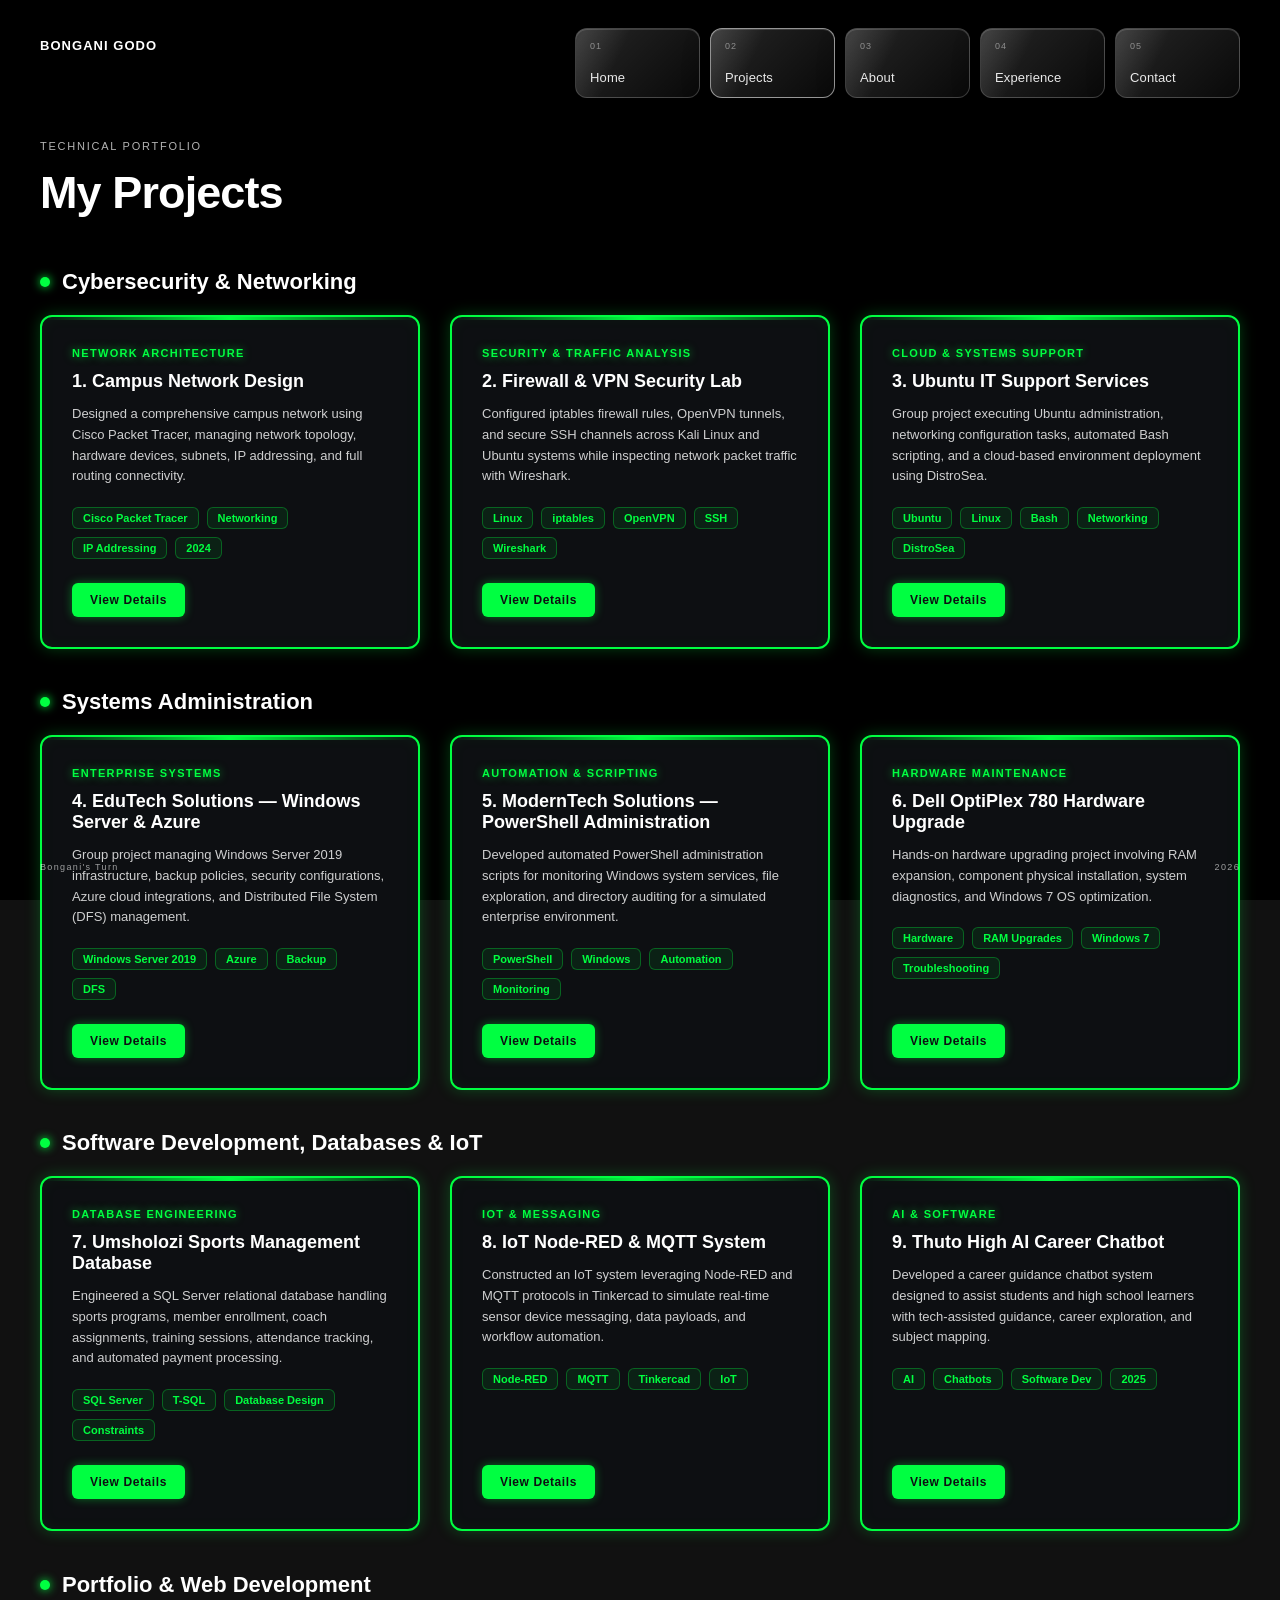
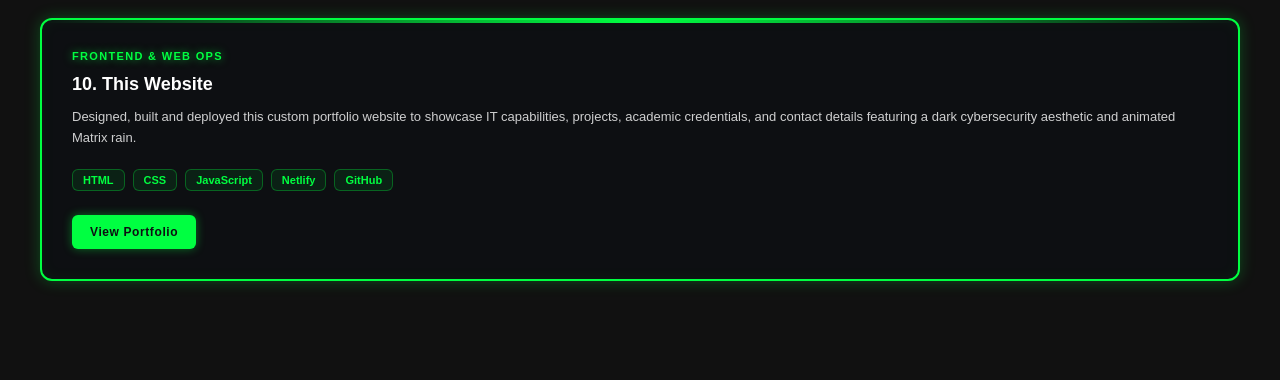
<file: projects.html>
<!DOCTYPE html>
<html lang="en">

<head>
    <meta charset="UTF-8">
    <meta name="viewport" content="width=device-width, initial-scale=1.0">
    <meta name="description" content="Bongani Godo — Projects & Technical Portfolio">
    <title>Projects | Bongani Godo</title>
    <link rel="stylesheet" href="styles.css">
    <style>
        /* ========================================
           PROJECTS SECTION STYLES (Chilly-Snake-91 Theme)
        ======================================== */
        .projects-section {
            position: relative;
            z-index: 2;
            min-height: 100vh;
            padding: 140px 40px 100px;
        }

        .projects-header {
            margin-bottom: 50px;
        }

        .projects-subtitle {
            font-size: 11px;
            letter-spacing: 0.16em;
            color: rgba(255, 255, 255, 0.70);
            margin-bottom: 15px;
            text-transform: uppercase;
        }

        .projects-title {
            font-size: clamp(2.2rem, 5vmin, 4rem);
            font-weight: bold;
            letter-spacing: -0.02em;
            color: #ffffff;
            margin-bottom: 20px;
        }

        .category-heading {
            font-size: 22px;
            font-weight: bold;
            color: #ffffff;
            margin: 40px 0 20px;
            display: flex;
            align-items: center;
            gap: 12px;
        }

        .category-heading::before {
            content: '';
            display: inline-block;
            width: 10px;
            height: 10px;
            background: #00ff41;
            border-radius: 50%;
            box-shadow: 0 0 10px #00ff41;
        }

        .projects-grid {
            display: grid;
            grid-template-columns: repeat(auto-fit, minmax(320px, 1fr));
            gap: 30px;
            width: 100%;
            perspective: 1200px;
        }

        /* Chilly-Snake-91 Styled Card Component — with 3D tilt-card interaction */
        .project-card {
            position: relative;
            background: #0d0f12;
            border: 2px solid #00ff41;
            border-radius: 12px;
            padding: 30px;
            box-shadow: 0 0 15px rgba(0, 255, 65, 0.25), inset 0 0 15px rgba(0, 255, 65, 0.05);
            display: flex;
            flex-direction: column;
            justify-content: space-between;
            transition: box-shadow 0.3s cubic-bezier(0.25, 0.8, 0.25, 1), border-color 0.3s ease, transform 0.15s ease-out;
            overflow: hidden;
            transform-style: preserve-3d;
            will-change: transform;
        }

        .project-card::before {
            content: '';
            position: absolute;
            top: 0;
            left: 0;
            width: 100%;
            height: 3px;
            background: linear-gradient(90deg, transparent, #00ff41, transparent);
            animation: snakeGlow 3s infinite linear;
            pointer-events: none;
        }

        /* Shine sweep that tracks the cursor, part of the 3D-card hover effect */
        .project-card::after {
            content: '';
            position: absolute;
            inset: 0;
            border-radius: 12px;
            background: radial-gradient(600px circle at var(--mx, 50%) var(--my, 50%),
                rgba(0, 255, 65, 0.18), transparent 40%);
            opacity: 0;
            transition: opacity 0.3s ease;
            pointer-events: none;
        }

        .project-card:hover {
            border-color: #39ff14;
            box-shadow:
                0 2px 4px rgba(0, 255, 65, 0.20),
                0 8px 14px rgba(0, 255, 65, 0.22),
                0 20px 34px rgba(0, 0, 0, 0.55),
                inset 0 0 20px rgba(0, 255, 65, 0.15);
        }

        .project-card:hover::after {
            opacity: 1;
        }

        .project-card .card-link,
        .project-card h3,
        .project-card p,
        .project-card .tech-stack {
            transform: translateZ(30px);
        }

        .card-tag {
            font-size: 11px;
            font-weight: 700;
            letter-spacing: 0.12em;
            color: #00ff41;
            text-shadow: 0 0 8px rgba(0, 255, 65, 0.6);
            text-transform: uppercase;
            margin-bottom: 12px;
        }

        .card-title {
            font-size: 18px;
            font-weight: bold;
            color: #ffffff;
            margin-bottom: 12px;
        }

        .card-description {
            font-size: 13px;
            line-height: 1.6;
            color: rgba(255, 255, 255, 0.8);
            margin-bottom: 20px;
        }

        /* Tech Stack Badges */
        .tech-stack {
            display: flex;
            flex-wrap: wrap;
            gap: 8px;
            margin-bottom: 24px;
        }

        .tech-badge {
            font-size: 11px;
            font-weight: 600;
            color: #00ff41;
            background: rgba(0, 255, 65, 0.08);
            border: 1px solid rgba(0, 255, 65, 0.3);
            padding: 4px 10px;
            border-radius: 6px;
        }

        /* Action Buttons */
        .card-link {
            align-self: flex-start;
            display: inline-flex;
            align-items: center;
            gap: 6px;
            font-size: 12px;
            font-weight: 700;
            letter-spacing: 0.05em;
            color: #0d0f12;
            background: #00ff41;
            padding: 10px 18px;
            border-radius: 6px;
            text-decoration: none;
            box-shadow: 0 0 10px rgba(0, 255, 65, 0.4);
            transition: all 0.25s ease;
        }

        .card-link:hover {
            background: #ffffff;
            color: #0d0f12;
            box-shadow: 0 0 18px rgba(255, 255, 255, 0.8);
            transform: translateY(-2px);
        }

        @keyframes snakeGlow {
            0% { transform: translateX(-100%); }
            100% { transform: translateX(100%); }
        }

        @media (max-width: 900px) {
            .projects-section {
                padding: 120px 20px 80px;
            }
        }
    </style>
</head>

<body>

    <div id="page-transition-overlay">
        <div class="pt-curtain"></div>
        <div class="pt-logo">
            
            <span class="pt-logo-text">Bongani Godo</span>
        </div>
    </div>

    <!-- MATRIX RAIN BACKGROUND -->
    <div class="matrix-container">
      <div class="matrix-pattern">
        <div class="matrix-column"></div>
        <div class="matrix-column"></div>
        <div class="matrix-column"></div>
        <div class="matrix-column"></div>
        <div class="matrix-column"></div>
        <div class="matrix-column"></div>
        <div class="matrix-column"></div>
        <div class="matrix-column"></div>
        <div class="matrix-column"></div>
        <div class="matrix-column"></div>
        <div class="matrix-column"></div>
        <div class="matrix-column"></div>
        <div class="matrix-column"></div>
        <div class="matrix-column"></div>
        <div class="matrix-column"></div>
        <div class="matrix-column"></div>
        <div class="matrix-column"></div>
        <div class="matrix-column"></div>
        <div class="matrix-column"></div>
        <div class="matrix-column"></div>
        <div class="matrix-column"></div>
        <div class="matrix-column"></div>
        <div class="matrix-column"></div>
        <div class="matrix-column"></div>
        <div class="matrix-column"></div>
        <div class="matrix-column"></div>
        <div class="matrix-column"></div>
        <div class="matrix-column"></div>
        <div class="matrix-column"></div>
        <div class="matrix-column"></div>
        <div class="matrix-column"></div>
        <div class="matrix-column"></div>
        <div class="matrix-column"></div>
        <div class="matrix-column"></div>
        <div class="matrix-column"></div>
        <div class="matrix-column"></div>
        <div class="matrix-column"></div>
        <div class="matrix-column"></div>
        <div class="matrix-column"></div>
        <div class="matrix-column"></div>
      </div>
      <div class="matrix-pattern">
        <div class="matrix-column"></div>
        <div class="matrix-column"></div>
        <div class="matrix-column"></div>
        <div class="matrix-column"></div>
        <div class="matrix-column"></div>
        <div class="matrix-column"></div>
        <div class="matrix-column"></div>
        <div class="matrix-column"></div>
        <div class="matrix-column"></div>
        <div class="matrix-column"></div>
        <div class="matrix-column"></div>
        <div class="matrix-column"></div>
        <div class="matrix-column"></div>
        <div class="matrix-column"></div>
        <div class="matrix-column"></div>
        <div class="matrix-column"></div>
        <div class="matrix-column"></div>
        <div class="matrix-column"></div>
        <div class="matrix-column"></div>
        <div class="matrix-column"></div>
        <div class="matrix-column"></div>
        <div class="matrix-column"></div>
        <div class="matrix-column"></div>
        <div class="matrix-column"></div>
        <div class="matrix-column"></div>
        <div class="matrix-column"></div>
        <div class="matrix-column"></div>
        <div class="matrix-column"></div>
        <div class="matrix-column"></div>
        <div class="matrix-column"></div>
        <div class="matrix-column"></div>
        <div class="matrix-column"></div>
        <div class="matrix-column"></div>
        <div class="matrix-column"></div>
        <div class="matrix-column"></div>
        <div class="matrix-column"></div>
        <div class="matrix-column"></div>
        <div class="matrix-column"></div>
        <div class="matrix-column"></div>
        <div class="matrix-column"></div>
      </div>
    </div>

    <!-- NAVIGATION -->
    <header class="site-header">
        <div class="nav-container">

            <a href="index.html" class="logo">
                BONGANI GODO
            </a>

            <button class="menu-toggle" type="button" aria-label="Open navigation" aria-expanded="false">
                MENU
            </button>

            <nav class="site-nav" aria-label="Main navigation">
                <ul>
                    <li class="nav-card">
                        <a href="index.html">
                            <span class="nav-number">01</span>
                            <span class="nav-text">Home</span>
                            
                        </a>
                    </li>
                    <li class="nav-card">
                        <a href="projects.html">
                            <span class="nav-number">02</span>
                            <span class="nav-text">Projects</span>
                            
                        </a>
                    </li>
                    <li class="nav-card">
                        <a href="about.html">
                            <span class="nav-number">03</span>
                            <span class="nav-text">About</span>
                           
                        </a>
                    </li>
                    <li class="nav-card">
                        <a href="experience.html">
                            <span class="nav-number">04</span>
                            <span class="nav-text">Experience</span>
                          
                        </a>
                    </li>
                    <li class="nav-card">
                        <a href="contact.html">
                            <span class="nav-number">05</span>
                            <span class="nav-text">Contact</span>
                           
                        </a>
                    </li>
                </ul>
            </nav>

        </div>
    </header>

    <!-- PROJECTS CONTENT -->
    <main>
        <section class="projects-section">
            <div class="projects-header">
                <div class="projects-subtitle">
                    TECHNICAL PORTFOLIO
                </div>
                <h1 class="projects-title">My Projects</h1>
            </div>

            <!-- CATEGORY 1: CYBERSECURITY & NETWORKING -->
            <h2 class="category-heading">Cybersecurity & Networking</h2>
            <div class="projects-grid">

                <!-- 1. Campus Network Design -->
                <div class="project-card">
                    <div>
                        <div class="card-tag">Network Architecture</div>
                        <h3 class="card-title">1. Campus Network Design</h3>
                        <p class="card-description">
                            Designed a comprehensive campus network using Cisco Packet Tracer, managing network topology, hardware devices, subnets, IP addressing, and full routing connectivity.
                        </p>
                        <div class="tech-stack">
                            <span class="tech-badge">Cisco Packet Tracer</span>
                            <span class="tech-badge">Networking</span>
                            <span class="tech-badge">IP Addressing</span>
                            <span class="tech-badge">2024</span>
                        </div>
                    </div>
                    <a href="https://github.com/luvlame" target="_blank" rel="noopener noreferrer" class="card-link">
                        View Details 
                    </a>
                </div>

                <!-- 2. Firewall & VPN Security Lab -->
                <div class="project-card">
                    <div>
                        <div class="card-tag">Security & Traffic Analysis</div>
                        <h3 class="card-title">2. Firewall & VPN Security Lab</h3>
                        <p class="card-description">
                            Configured iptables firewall rules, OpenVPN tunnels, and secure SSH channels across Kali Linux and Ubuntu systems while inspecting network packet traffic with Wireshark.
                        </p>
                        <div class="tech-stack">
                            <span class="tech-badge">Linux</span>
                            <span class="tech-badge">iptables</span>
                            <span class="tech-badge">OpenVPN</span>
                            <span class="tech-badge">SSH</span>
                            <span class="tech-badge">Wireshark</span>
                        </div>
                    </div>
                    <a href="https://github.com/luvlame" target="_blank" rel="noopener noreferrer" class="card-link">
                        View Details 
                    </a>
                </div>

                <!-- 3. Ubuntu IT Support Services -->
                <div class="project-card">
                    <div>
                        <div class="card-tag">Cloud & Systems Support</div>
                        <h3 class="card-title">3. Ubuntu IT Support Services</h3>
                        <p class="card-description">
                            Group project executing Ubuntu administration, networking configuration tasks, automated Bash scripting, and a cloud-based environment deployment using DistroSea.
                        </p>
                        <div class="tech-stack">
                            <span class="tech-badge">Ubuntu</span>
                            <span class="tech-badge">Linux</span>
                            <span class="tech-badge">Bash</span>
                            <span class="tech-badge">Networking</span>
                            <span class="tech-badge">DistroSea</span>
                        </div>
                    </div>
                    <a href="https://github.com/luvlame" target="_blank" rel="noopener noreferrer" class="card-link">
                        View Details 
                    </a>
                </div>

            </div>

            <!-- CATEGORY 2: SYSTEMS ADMINISTRATION -->
            <h2 class="category-heading">Systems Administration</h2>
            <div class="projects-grid">

                <!-- 4. EduTech Solutions -->
                <div class="project-card">
                    <div>
                        <div class="card-tag">Enterprise Systems</div>
                        <h3 class="card-title">4. EduTech Solutions — Windows Server & Azure</h3>
                        <p class="card-description">
                            Group project managing Windows Server 2019 infrastructure, backup policies, security configurations, Azure cloud integrations, and Distributed File System (DFS) management.
                        </p>
                        <div class="tech-stack">
                            <span class="tech-badge">Windows Server 2019</span>
                            <span class="tech-badge">Azure</span>
                            <span class="tech-badge">Backup</span>
                            <span class="tech-badge">DFS</span>
                        </div>
                    </div>
                    <a href="https://github.com/luvlame" target="_blank" rel="noopener noreferrer" class="card-link">
                        View Details 
                    </a>
                </div>

                <!-- 5. ModernTech Solutions -->
                <div class="project-card">
                    <div>
                        <div class="card-tag">Automation & Scripting</div>
                        <h3 class="card-title">5. ModernTech Solutions — PowerShell Administration</h3>
                        <p class="card-description">
                            Developed automated PowerShell administration scripts for monitoring Windows system services, file exploration, and directory auditing for a simulated enterprise environment.
                        </p>
                        <div class="tech-stack">
                            <span class="tech-badge">PowerShell</span>
                            <span class="tech-badge">Windows</span>
                            <span class="tech-badge">Automation</span>
                            <span class="tech-badge">Monitoring</span>
                        </div>
                    </div>
                    <a href="https://github.com/luvlame" target="_blank" rel="noopener noreferrer" class="card-link">
                        View Details 
                    </a>
                </div>

                <!-- 6. Dell OptiPlex 780 Hardware Upgrade -->
                <div class="project-card">
                    <div>
                        <div class="card-tag">Hardware Maintenance</div>
                        <h3 class="card-title">6. Dell OptiPlex 780 Hardware Upgrade</h3>
                        <p class="card-description">
                            Hands-on hardware upgrading project involving RAM expansion,  component physical installation, system diagnostics, and Windows 7 OS optimization.
                        </p>
                        <div class="tech-stack">
                            <span class="tech-badge">Hardware</span>
                            <span class="tech-badge">RAM Upgrades</span>
                            <span class="tech-badge">Windows 7</span>
                            <span class="tech-badge">Troubleshooting</span>
                        </div>
                    </div>
                    <a href="https://github.com/luvlame" target="_blank" rel="noopener noreferrer" class="card-link">
                        View Details 
                    </a>
                </div>

            </div>

            <!-- CATEGORY 3: SOFTWARE DEVELOPMENT, DATABASES & IOT -->
            <h2 class="category-heading">Software Development, Databases & IoT</h2>
            <div class="projects-grid">

                <!-- 7. Umsholozi Sports Management Database -->
                <div class="project-card">
                    <div>
                        <div class="card-tag">Database Engineering</div>
                        <h3 class="card-title">7. Umsholozi Sports Management Database</h3>
                        <p class="card-description">
                            Engineered a SQL Server relational database handling sports programs, member enrollment, coach assignments, training sessions, attendance tracking, and automated payment processing.
                        </p>
                        <div class="tech-stack">
                            <span class="tech-badge">SQL Server</span>
                            <span class="tech-badge">T-SQL</span>
                            <span class="tech-badge">Database Design</span>
                            <span class="tech-badge">Constraints</span>
                        </div>
                    </div>
                    <a href="https://github.com/luvlame" target="_blank" rel="noopener noreferrer" class="card-link">
                        View Details 
                    </a>
                </div>

                <!-- 8. IoT Node-RED & MQTT System -->
                <div class="project-card">
                    <div>
                        <div class="card-tag">IoT & Messaging</div>
                        <h3 class="card-title">8. IoT Node-RED & MQTT System</h3>
                        <p class="card-description">
                            Constructed an IoT system leveraging Node-RED and MQTT protocols in Tinkercad to simulate real-time sensor device messaging, data payloads, and workflow automation.
                        </p>
                        <div class="tech-stack">
                            <span class="tech-badge">Node-RED</span>
                            <span class="tech-badge">MQTT</span>
                            <span class="tech-badge">Tinkercad</span>
                            <span class="tech-badge">IoT</span>
                        </div>
                    </div>
                    <a href="https://github.com/luvlame" target="_blank" rel="noopener noreferrer" class="card-link">
                        View Details 
                    </a>
                </div>

                <!-- 9. Thuto High AI Career Chatbot -->
                <div class="project-card">
                    <div>
                        <div class="card-tag">AI & Software</div>
                        <h3 class="card-title">9. Thuto High AI Career Chatbot</h3>
                        <p class="card-description">
                            Developed a career guidance chatbot system designed to assist students and high school learners with tech-assisted guidance, career exploration, and subject mapping.
                        </p>
                        <div class="tech-stack">
                            <span class="tech-badge">AI</span>
                            <span class="tech-badge">Chatbots</span>
                            <span class="tech-badge">Software Dev</span>
                            <span class="tech-badge">2025</span>
                        </div>
                    </div>
                    <a href="https://github.com/luvlame" target="_blank" rel="noopener noreferrer" class="card-link">
                        View Details 
                    </a>
                </div>

            </div>

            <!-- CATEGORY 4: PORTFOLIO & WEB DEVELOPMENT -->
            <h2 class="category-heading">Portfolio & Web Development</h2>
            <div class="projects-grid">

                <!-- 10. Personal Cybersecurity Portfolio Website -->
                <div class="project-card">
                    <div>
                        <div class="card-tag">Frontend & Web Ops</div>
                        <h3 class="card-title">10. This Website</h3>
                        <p class="card-description">
                            Designed, built and deployed this custom portfolio website to showcase IT capabilities, projects, academic credentials, and contact details featuring a dark cybersecurity aesthetic and animated Matrix rain.
                        </p>
                        <div class="tech-stack">
                            <span class="tech-badge">HTML</span>
                            <span class="tech-badge">CSS</span>
                            <span class="tech-badge">JavaScript</span>
                            <span class="tech-badge">Netlify</span>
                            <span class="tech-badge">GitHub</span>
                        </div>
                    </div>
                    <a href="index.html" class="card-link">
                        View Portfolio 
                    </a>
                </div>

            </div>

        </section>
    </main>

    <!-- FOOTER -->
    <div class="hero-footer">
        <span>Bongani's Turn</span>
        <span>2026</span>
    </div>

    <script src="script.js"></script>

</body>
</html>
</file>
<file: styles.css>
/* ========================================
   RESET
======================================== */

* {
    margin: 0;
    padding: 0;
    box-sizing: border-box;
}

html {
    scroll-behavior: smooth;
}

body {
    min-height: 100vh;
    font-family: Arial, Helvetica, sans-serif;
    background: #111;
    color: #fff;
    overflow-x: hidden;
}

a {
    color: inherit;
    text-decoration: none;
}

button {
    font-family: inherit;
}

/* ========================================
   PAGE TRANSITION OVERLAY
   A full-screen curtain that covers the
   viewport on load and "rises" to reveal
   the page, then reverses to cover the
   screen before navigating to a new page.
   The logo sits on its own unscaled layer
   so it fades cleanly instead of stretching
   with the curtain.
======================================== */

#page-transition-overlay {
    position: fixed;
    inset: 0;
    z-index: 9999;
    pointer-events: none;
    display: flex;
    align-items: center;
    justify-content: center;
}

.pt-curtain {
    position: absolute;
    inset: 0;
    background: #05070a;
    transform: scaleY(1);
    transform-origin: top;
}

.pt-curtain::before {
    content: '';
    position: absolute;
    inset: 0;
    background:
        repeating-linear-gradient(
            0deg,
            rgba(0, 255, 65, 0.04) 0px,
            rgba(0, 255, 65, 0.04) 1px,
            transparent 1px,
            transparent 3px
        );
    opacity: 0.6;
}

.pt-curtain::after {
    content: '';
    position: absolute;
    left: 0;
    right: 0;
    bottom: 0;
    height: 2px;
    background: #00ff41;
    box-shadow:
        0 0 10px 2px rgba(0, 255, 65, 0.85),
        0 0 40px 6px rgba(0, 255, 65, 0.35);
}

#page-transition-overlay.pt-reveal .pt-curtain {
    transition: transform 0.6s cubic-bezier(0.76, 0, 0.24, 1);
    transform: scaleY(0);
}

#page-transition-overlay.pt-cover .pt-curtain {
    transform-origin: bottom;
    transition: transform 0.5s cubic-bezier(0.76, 0, 0.24, 1);
    transform: scaleY(1);
}

/* --------------------------------
   LOGO — fades/scales in while the
   curtain is closed, and dissolves
   out as the curtain lifts.
-------------------------------- */

.pt-logo {
    position: relative;
    z-index: 1;
    display: flex;
    flex-direction: column;
    align-items: center;
    gap: 10px;
    opacity: 1;
    transform: scale(1);
}

.pt-logo svg {
    width: clamp(2.4rem, 6vmin, 3.6rem);
    height: clamp(2.4rem, 6vmin, 3.6rem);
    filter: drop-shadow(0 0 10px rgba(0, 255, 65, 0.55));
}

.pt-logo-text {
    font-size: 12px;
    font-weight: bold;
    letter-spacing: 0.22em;
    text-transform: uppercase;
    background-image: linear-gradient(to right, #ffffff, #aaaaaa);
    -webkit-text-fill-color: transparent;
    -webkit-background-clip: text;
    background-clip: text;
    animation: aura-glow 4s ease-in-out infinite alternate;
}

#page-transition-overlay.pt-reveal .pt-logo {
    transition: opacity 0.3s ease, transform 0.3s ease;
    opacity: 0;
    transform: scale(0.9);
}

#page-transition-overlay.pt-cover .pt-logo {
    transition: opacity 0.35s ease 0.15s, transform 0.35s ease 0.15s;
    opacity: 1;
    transform: scale(1);
}

@media (prefers-reduced-motion: reduce) {
    #page-transition-overlay .pt-curtain,
    #page-transition-overlay .pt-logo,
    #page-transition-overlay.pt-reveal .pt-curtain,
    #page-transition-overlay.pt-cover .pt-curtain,
    #page-transition-overlay.pt-reveal .pt-logo,
    #page-transition-overlay.pt-cover .pt-logo {
        transition: none !important;
    }
}

/* ========================================
   HEADER
======================================== */

.site-header {
    position: absolute;
    top: 0;
    left: 0;
    width: 100%;
    z-index: 100;
    padding: 28px 40px;
}

.nav-container {
    width: 100%;
    display: flex;
    align-items: flex-start;
    justify-content: space-between;
}

/* ========================================
   LOGO
======================================== */

.logo {
    position: relative;
    z-index: 200;
    padding-top: 10px;
    font-size: 13px;
    font-weight: 600;
    letter-spacing: 0.08em;
    color: #fff;
}

/* ========================================
   NAVIGATION
======================================== */

.site-nav {
    perspective: 1200px;
}

.site-nav ul {
    display: flex;
    align-items: center;
    gap: 10px;
    list-style: none;
}

/* ========================================
   3D CARD
======================================== */

.nav-card {
    position: relative;
    width: 125px;
    height: 70px;
    perspective: 1000px;
}

/* ========================================
   CARD LINK
======================================== */

.nav-card > a {
    position: relative;
    width: 100%;
    height: 100%;
    display: flex;
    flex-direction: column;
    justify-content: space-between;
    padding: 12px 14px;
    overflow: hidden;
    border: 1px solid rgba(255, 255, 255, 0.20);
    border-radius: 12px;
    background: linear-gradient(
        135deg,
        rgba(255, 255, 255, 0.15),
        rgba(255, 255, 255, 0.035)
    );
    backdrop-filter: blur(12px);
    -webkit-backdrop-filter: blur(12px);
    box-shadow:
        0 10px 30px rgba(0, 0, 0, 0.20),
        inset 0 1px 0 rgba(255, 255, 255, 0.15);
    transform: perspective(900px) rotateX(0deg) rotateY(0deg) translateZ(0);
    transform-style: preserve-3d;
    transition:
        transform 0.15s ease-out,
        border-color 0.25s ease,
        background 0.25s ease,
        box-shadow 0.25s ease;
    will-change: transform;
}

.nav-card > a::before {
    content: "";
    position: absolute;
    top: -80%;
    left: -40%;
    width: 70%;
    height: 250%;
    background: linear-gradient(
        90deg,
        transparent,
        rgba(255, 255, 255, 0.12),
        transparent
    );
    transform: rotate(25deg);
    transition: left 0.5s ease;
    pointer-events: none;
}

.nav-card:hover > a::before {
    left: 130%;
}

.nav-number {
    font-size: 9px;
    letter-spacing: 0.12em;
    color: rgba(255, 255, 255, 0.45);
}

.nav-text {
    font-size: 13px;
    font-weight: 500;
    letter-spacing: 0.01em;
    color: rgba(255, 255, 255, 0.90);
    transform: translateZ(15px);
}

.nav-arrow {
    position: absolute;
    right: 12px;
    top: 10px;
    font-size: 13px;
    color: rgba(255, 255, 255, 0.55);
    transform: translateZ(20px);
    transition:
        transform 0.25s ease,
        color 0.25s ease;
}

.nav-card:hover > a {
    border-color: rgba(255, 255, 255, 0.50);
    background: linear-gradient(
        135deg,
        rgba(255, 255, 255, 0.20),
        rgba(255, 255, 255, 0.06)
    );
    box-shadow:
        0 20px 50px rgba(0, 0, 0, 0.35),
        inset 0 1px 0 rgba(255, 255, 255, 0.25);
}

.nav-card:hover .nav-arrow {
    color: #fff;
    transform: translate3d(4px, -4px, 20px);
}

.nav-card.active > a {
    border-color: rgba(255, 255, 255, 0.55);
}

/* ========================================
   HERO
======================================== */

.hero {
    position: relative;
    z-index: 2;
    min-height: 100vh;
    display: flex;
    align-items: center;
}

.hero-container {
    width: 100%;
    padding: 150px 40px 100px;
}

.hero-location {
    margin-bottom: 35px;
    font-size: 11px;
    letter-spacing: 0.16em;
    color: rgba(255, 255, 255, 0.70);
}

/* ========================================
   AURA HERO TITLE & LOGO
======================================== */

.m2 {
    position: relative;
    background: transparent;
    display: flex;
    align-items: center;
    justify-content: flex-start;
    user-select: none;
}

.m2 .logo-aura {
    display: flex;
    align-items: center;
    gap: 1.5vmin;
    user-select: none;
    font-size: clamp(3rem, 10vmin, 8rem);
    color: white;
    font-weight: bold;
}

.m2 .logo-aura svg {
    width: clamp(3rem, 8vmin, 6rem);
    height: clamp(3rem, 8vmin, 6rem);
}

.name-aura {
    position: relative;
    display: inline-block;
    background-image: linear-gradient(to right, #ffffff, #aaaaaa);
    -webkit-text-fill-color: transparent;
    -webkit-background-clip: text;
    background-clip: text;
    animation: aura-glow 4s ease-in-out infinite alternate;
    will-change: filter;
}

@keyframes aura-glow {
    0% {
        filter: drop-shadow(0 0 10px rgba(0, 255, 65, 0.7))
                drop-shadow(0 0 20px rgba(0, 255, 65, 0.4))
                drop-shadow(0 0 30px rgba(0, 166, 255, 0.2));
    }
    50% {
        filter: drop-shadow(0 0 15px rgba(0, 255, 150, 0.85))
                drop-shadow(0 0 28px rgba(0, 255, 65, 0.6))
                drop-shadow(0 0 40px rgba(101, 0, 255, 0.4));
    }
    100% {
        filter: drop-shadow(0 0 12px rgba(0, 166, 255, 0.85))
                drop-shadow(0 0 24px rgba(0, 255, 65, 0.5))
                drop-shadow(0 0 36px rgba(255, 0, 86, 0.35));
    }
}

/* ========================================
   HERO BOTTOM
======================================== */

.hero-bottom {
    display: grid;
    grid-template-columns: 180px minmax(250px, 430px);
    gap: 50px;
    align-items: start;
    margin-top: 70px;
}

.hero-role {
    display: flex;
    flex-direction: column;
    gap: 7px;
    font-size: 9px;
    letter-spacing: 0.15em;
    color: rgba(255, 255, 255, 0.70);
}

.hero-description {
    font-size: 15px;
    line-height: 1.65;
    color: rgba(255, 255, 255, 0.80);
    max-width: 420px;
}

/* ========================================
   FOOTER
======================================== */

.hero-footer {
    position: fixed;
    bottom: 28px;
    left: 0;
    width: 100%;
    z-index: 20;
    display: flex;
    justify-content: space-between;
    padding: 0 40px;
    font-size: 9px;
    letter-spacing: 0.15em;
    color: rgba(255, 255, 255, 0.60);
}

/* ========================================
   MOBILE BUTTON
======================================== */

.menu-toggle {
    display: none;
    position: relative;
    z-index: 200;
    width: 42px;
    height: 42px;
    padding: 0;
    align-items: center;
    justify-content: center;
    flex-direction: column;
    gap: 5px;
    background: rgba(144, 238, 144);
    border: 1px solid rgba(255, 255, 255, 0.35);
    border-radius: 8px;
    cursor: pointer;
    transition: border-color 0.3s ease, background 0.3s ease, transform 0.2s ease;
}

.menu-toggle:hover {
    border-color: rgba(0, 255, 65, 0.6);
    background: rgba(0, 255, 65, 0.08);
}

.menu-toggle:active {
    transform: scale(0.92);
}

.burger-line {
    width: 18px;
    height: 2px;
    background: #fff;
    border-radius: 2px;
    transition: transform 0.35s cubic-bezier(0.68, -0.55, 0.27, 1.55),
                opacity 0.25s ease, background 0.3s ease;
}

.menu-toggle.active {
    border-color: #00ff41;
}

.menu-toggle.active .burger-line {
    background: #00ff41;
}

.menu-toggle.active .burger-line:nth-child(1) {
    transform: translateY(7px) rotate(45deg);
}

.menu-toggle.active .burger-line:nth-child(2) {
    opacity: 0;
    transform: scaleX(0);
}

.menu-toggle.active .burger-line:nth-child(3) {
    transform: translateY(-7px) rotate(-45deg);
}

/* Backdrop behind the open mobile nav */
.nav-backdrop {
    position: fixed;
    inset: 0;
    z-index: 90;
    background: rgba(0, 0, 0, 0.55);
    backdrop-filter: blur(3px);
    -webkit-backdrop-filter: blur(3px);
    opacity: 0;
    visibility: hidden;
    transition: opacity 0.3s ease, visibility 0.3s ease;
}

.nav-backdrop.visible {
    opacity: 1;
    visibility: visible;
}

/* ========================================
   MATRIX RAIN BACKGROUND
======================================== */

.matrix-container {
    position: fixed;
    inset: 0;
    width: 100vw;
    height: 100vh;
    background: #000;
    display: flex;
    z-index: -1;
    pointer-events: none;
}

.matrix-pattern {
    position: relative;
    width: 1000px;
    height: 100%;
    flex-shrink: 0;
}

.matrix-column {
    position: absolute;
    top: -100%;
    width: 20px;
    height: 100%;
    font-size: 16px;
    line-height: 18px;
    font-weight: bold;
    animation: fall linear infinite;
    white-space: nowrap;
}

.matrix-column::before {
    content: "'The weakest link in the security chain is the human element.' Kevin Mitnick ";
    position: absolute;
    top: 0;
    left: 0;
    background: linear-gradient(
        to bottom,
        #ffffff 0%,
        #ffffff 5%,
        #00ff41 10%,
        #00ff41 20%,
        #00dd33 30%,
        #00bb22 40%,
        #009911 50%,
        #007700 60%,
        #005500 70%,
        #003300 80%,
        rgba(0, 255, 65, 0.5) 90%,
        transparent 100%
    );
    -webkit-background-clip: text;
    background-clip: text;
    -webkit-text-fill-color: transparent;
    writing-mode: vertical-lr;
    letter-spacing: 1px;
    text-rendering: optimizeLegibility;
    -webkit-font-smoothing: antialiased;
    -moz-osx-font-smoothing: grayscale;
}

.matrix-column:nth-child(1) { left: 0px; animation-delay: -20.5s; animation-duration: 30s; }
.matrix-column:nth-child(2) { left: 25px; animation-delay: -10.2s; animation-duration: 40s; }
.matrix-column:nth-child(3) { left: 50px; animation-delay: -10.8s; animation-duration: 20.5s; }
.matrix-column:nth-child(4) { left: 75px; animation-delay: -20.9s; animation-duration: 30.5s; }
.matrix-column:nth-child(5) { left: 100px; animation-delay: -10.5s; animation-duration: 30s; }
.matrix-column:nth-child(6) { left: 125px; animation-delay: -10.8s; animation-duration: 40.5s; }
.matrix-column:nth-child(7) { left: 150px; animation-delay: -20.1s; animation-duration: 20.8s; }
.matrix-column:nth-child(8) { left: 175px; animation-delay: -20.7s; animation-duration: 30.2s; }
.matrix-column:nth-child(9) { left: 200px; animation-delay: -10.4s; animation-duration: 30.8s; }
.matrix-column:nth-child(10) { left: 225px; animation-delay: -10.9s; animation-duration: 20.7s; }
.matrix-column:nth-child(11) { left: 250px; animation-delay: -30.6s; animation-duration: 40.2s; }
.matrix-column:nth-child(12) { left: 275px; animation-delay: -20.3s; animation-duration: 30.1s; }
.matrix-column:nth-child(13) { left: 300px; animation-delay: -10.1s; animation-duration: 30.6s; }
.matrix-column:nth-child(14) { left: 325px; animation-delay: -20.6s; animation-duration: 20.9s; }
.matrix-column:nth-child(15) { left: 350px; animation-delay: -10.7s; animation-duration: 40.1s; }
.matrix-column:nth-child(16) { left: 375px; animation-delay: -20.8s; animation-duration: 30.3s; }
.matrix-column:nth-child(17) { left: 400px; animation-delay: -10.3s; animation-duration: 30.7s; }
.matrix-column:nth-child(18) { left: 425px; animation-delay: -20.2s; animation-duration: 20.6s; }
.matrix-column:nth-child(19) { left: 450px; animation-delay: -10.9s; animation-duration: 40.3s; }
.matrix-column:nth-child(20) { left: 475px; animation-delay: -20.4s; animation-duration: 30.4s; }
.matrix-column:nth-child(21) { left: 500px; animation-delay: -10.7s; animation-duration: 20.4s; }
.matrix-column:nth-child(22) { left: 525px; animation-delay: -10.5s; animation-duration: 30.9s; }
.matrix-column:nth-child(23) { left: 550px; animation-delay: -20s; animation-duration: 30s; }
.matrix-column:nth-child(24) { left: 575px; animation-delay: -10s; animation-duration: 40.4s; }
.matrix-column:nth-child(25) { left: 600px; animation-delay: -10.6s; animation-duration: 20.3s; }
.matrix-column:nth-child(26) { left: 625px; animation-delay: -30s; animation-duration: 30.5s; }
.matrix-column:nth-child(27) { left: 650px; animation-delay: -10.8s; animation-duration: 40s; }
.matrix-column:nth-child(28) { left: 675px; animation-delay: -20.5s; animation-duration: 20.8s; }
.matrix-column:nth-child(29) { left: 700px; animation-delay: -10.2s; animation-duration: 30.6s; }
.matrix-column:nth-child(30) { left: 725px; animation-delay: -20.7s; animation-duration: 30.2s; }
.matrix-column:nth-child(31) { left: 750px; animation-delay: -10.8s; animation-duration: 20.7s; }
.matrix-column:nth-child(32) { left: 775px; animation-delay: -10.6s; animation-duration: 40.1s; }
.matrix-column:nth-child(33) { left: 800px; animation-delay: -20.1s; animation-duration: 30.1s; }
.matrix-column:nth-child(34) { left: 825px; animation-delay: -10.4s; animation-duration: 30.7s; }
.matrix-column:nth-child(35) { left: 850px; animation-delay: -20.8s; animation-duration: 20.9s; }
.matrix-column:nth-child(36) { left: 875px; animation-delay: -10.7s; animation-duration: 40.2s; }
.matrix-column:nth-child(37) { left: 900px; animation-delay: -20.3s; animation-duration: 30.3s; }
.matrix-column:nth-child(38) { left: 925px; animation-delay: -10.9s; animation-duration: 20.5s; }
.matrix-column:nth-child(39) { left: 950px; animation-delay: -10.5s; animation-duration: 30.8s; }
.matrix-column:nth-child(40) { left: 975px; animation-delay: -20.6s; animation-duration: 30.4s; }

@keyframes fall {
    0% {
        transform: translateY(-10%);
        opacity: 1;
    }
    100% {
        transform: translateY(200%);
        opacity: 0;
    }
}

/* ========================================
   MEDIA QUERIES & RESPONSIVENESS
======================================== */

@media (max-width: 1100px) {
    .site-header {
        padding: 25px;
    }

    .site-nav ul {
        gap: 6px;
    }

    .nav-card {
        width: 105px;
        height: 65px;
    }

    .nav-card > a {
        padding: 10px;
    }

    .nav-text {
        font-size: 12px;
    }

    .hero-container {
        padding-left: 25px;
        padding-right: 25px;
    }

    .hero-footer {
        padding-left: 25px;
        padding-right: 25px;
    }
}

@media (max-width: 800px) {
    .site-header {
        padding: 20px;
    }

    .nav-container {
        align-items: center;
    }

    .menu-toggle {
        display: flex;
    }

    .site-nav {
        position: absolute;
        top: 70px;
        right: 20px;
        width: 220px;
        padding: 8px;
        border-radius: 14px;
        
        border: 1px solid rgba(255, 255, 255, 0.12);
        opacity: 0;
        visibility: hidden;
        transform: translateY(-10px);
        transition:
            opacity 0.25s ease,
            visibility 0.25s ease,
            transform 0.25s ease;
    }

    .site-nav.open {
        opacity: 1;
        visibility: visible;
        transform: translateY(0);
    }

    .site-nav ul {
        flex-direction: column;
        width: 100%;
        gap: 6px;
    }

    .nav-card {
        width: 100%;
        height: 55px;
    }

    .nav-card > a {
        flex-direction: row;
        align-items: center;
        gap: 12px;
    }

    .nav-number {
        width: 20px;
    }

    .nav-arrow {
        top: 20px;
    }

    .hero-container {
        padding: 130px 20px 100px;
    }

    .hero-bottom {
        grid-template-columns: 1fr;
        gap: 25px;
        margin-top: 55px;
    }

    .hero-description {
        font-size: 14px;
        max-width: 340px;
    }

    .hero-footer {
        bottom: 18px;
        padding: 0 20px;
    }
}

@media (max-width: 768px) {
    .matrix-column {
        font-size: 14px;
        line-height: 16px;
        width: 18px;
    }
}

@media (max-width: 480px) {
    .matrix-column {
        font-size: 12px;
        line-height: 14px;
        width: 15px;
    }
}

@media (max-width: 400px) {
    .hero-description {
        font-size: 13px;
    }
}

/* ========================================
   CUSTOM SCROLLBAR
======================================== */

* {
    scrollbar-width: thin;
    scrollbar-color: #00ff41 #0a0a0a;
}

::-webkit-scrollbar {
    width: 10px;
}

::-webkit-scrollbar-track {
    background: #0a0a0a;
}

::-webkit-scrollbar-thumb {
    background: linear-gradient(180deg, #00ff41, #007700);
    border-radius: 6px;
    border: 2px solid #0a0a0a;
}

::-webkit-scrollbar-thumb:hover {
    background: #39ff14;
}

/* ========================================
   ENTRANCE ANIMATIONS
   Timed to start as the page-transition
   curtain finishes lifting, so content
   cascades in right after the reveal.
======================================== */

@keyframes fadeUpIn {
    from {
        opacity: 0;
        transform: translateY(18px);
    }
    to {
        opacity: 1;
        transform: translateY(0);
    }
}

.logo {
    opacity: 0;
    animation: fadeUpIn 0.6s cubic-bezier(0.16, 1, 0.3, 1) 0.45s both;
}

.nav-card {
    opacity: 0;
    animation: fadeUpIn 0.6s cubic-bezier(0.16, 1, 0.3, 1) both;
}

.nav-card:nth-child(1) { animation-delay: 1.50s; }
.nav-card:nth-child(2) { animation-delay: 1.58s; }
.nav-card:nth-child(3) { animation-delay: 1.66s; }
.nav-card:nth-child(4) { animation-delay: 1.74s; }
.nav-card:nth-child(5) { animation-delay: 1.82s; }

.hero-location {
    opacity: 0;
    animation: fadeUpIn 0.7s cubic-bezier(0.16, 1, 0.3, 1) 0.55s both;
}

.m2 {
    opacity: 0;
    animation: fadeUpIn 0.8s cubic-bezier(0.16, 1, 0.3, 1) 0.68s both;
}

.hero-role span {
    display: inline-block;
    opacity: 0;
    animation: fadeUpIn 0.6s cubic-bezier(0.16, 1, 0.3, 1) forwards;
}

.hero-role span:nth-child(1) { animation-delay: 1.85s; }
.hero-role span:nth-child(2) { animation-delay: 1.93s; }
.hero-role span:nth-child(3) { animation-delay: 1.01s; }

.hero-description {
    opacity: 0;
    animation: fadeUpIn 0.7s cubic-bezier(0.16, 1, 0.3, 1) 1.1s both;
}

/* ========================================
   SCROLL-REVEAL
   Panels, headers and project cards fade
   and rise into place as they enter the
   viewport (see script.js IntersectionObserver).
======================================== */

.reveal-item {
    opacity: 0;
    transform: translateY(32px);
    transition: opacity 0.7s cubic-bezier(0.16, 1, 0.3, 1),
                transform 0.7s cubic-bezier(0.16, 1, 0.3, 1);
}

.reveal-item.in-view {
    opacity: 2;
    transform: translateY(0);
}

/* ========================================
   RIPPLE (click/tap feedback)
======================================== */

.ripple-effect {
    position: absolute;
    border-radius: 50%;
    background: rgba(0, 255, 65, 0.45);
    transform: scale(0);
    opacity: 1;
    animation: rippleAnim 0.6s ease-out forwards;
    pointer-events: none;
}

@keyframes rippleAnim {
    to {
        transform: scale(2.6);
        opacity: 0;
    }
}

/* ========================================
   SCROLL PROGRESS BAR
======================================== */

#scroll-progress {
    position: fixed;
    top: 0;
    left: 0;
    height: 3px;
    width: 0%;
    background: linear-gradient(90deg, #00ff41, #39ff14, #00a6ff);
    box-shadow: 0 0 10px rgba(0, 255, 65, 0.8);
    z-index: 9000;
    transition: width 0.1s ease-out;
}

/* ========================================
   BACK TO TOP BUTTON
======================================== */

#back-to-top {
    position: fixed;
    bottom: 24px;
    right: 24px;
    width: 46px;
    height: 46px;
    border-radius: 50%;
    background: rgba(8, 8, 8, 0.85);
    border: 1px solid rgba(0, 255, 65, 0.4);
    backdrop-filter: blur(10px);
    -webkit-backdrop-filter: blur(10px);
    color: #00ff41;
    display: flex;
    align-items: center;
    justify-content: center;
    cursor: pointer;
    z-index: 500;
    opacity: 0;
    visibility: hidden;
    transform: translateY(14px) scale(0.9);
    transition: opacity 0.3s ease, transform 0.3s ease,
                visibility 0.3s ease, box-shadow 0.3s ease,
                border-color 0.3s ease;
}

#back-to-top.visible {
    opacity: 1;
    visibility: visible;
    transform: translateY(0) scale(1);
}

#back-to-top:hover {
    border-color: #00ff41;
    box-shadow: 0 0 20px rgba(0, 255, 65, 0.5);
    transform: translateY(-3px) scale(1.05);
}

#back-to-top:active {
    transform: translateY(-1px) scale(0.94);
}

#back-to-top svg {
    width: 18px;
    height: 18px;
    transition: transform 0.3s ease;
}

#back-to-top:hover svg {
    transform: translateY(-2px);
}

@media (max-width: 800px) {
    #back-to-top {
        bottom: 18px;
        right: 18px;
        width: 42px;
        height: 42px;
    }
}

@media (prefers-reduced-motion: reduce) {
    .logo,
    .nav-card,
    .hero-location,
    .m2,
    .hero-role span,
    .hero-description {
        animation: none !important;
        opacity: 1 !important;
        transform: none !important;
    }

    .reveal-item {
        transition: none !important;
        opacity: 1 !important;
        transform: none !important;
    }

    .ripple-effect {
        display: none !important;
    }
}
</file>
